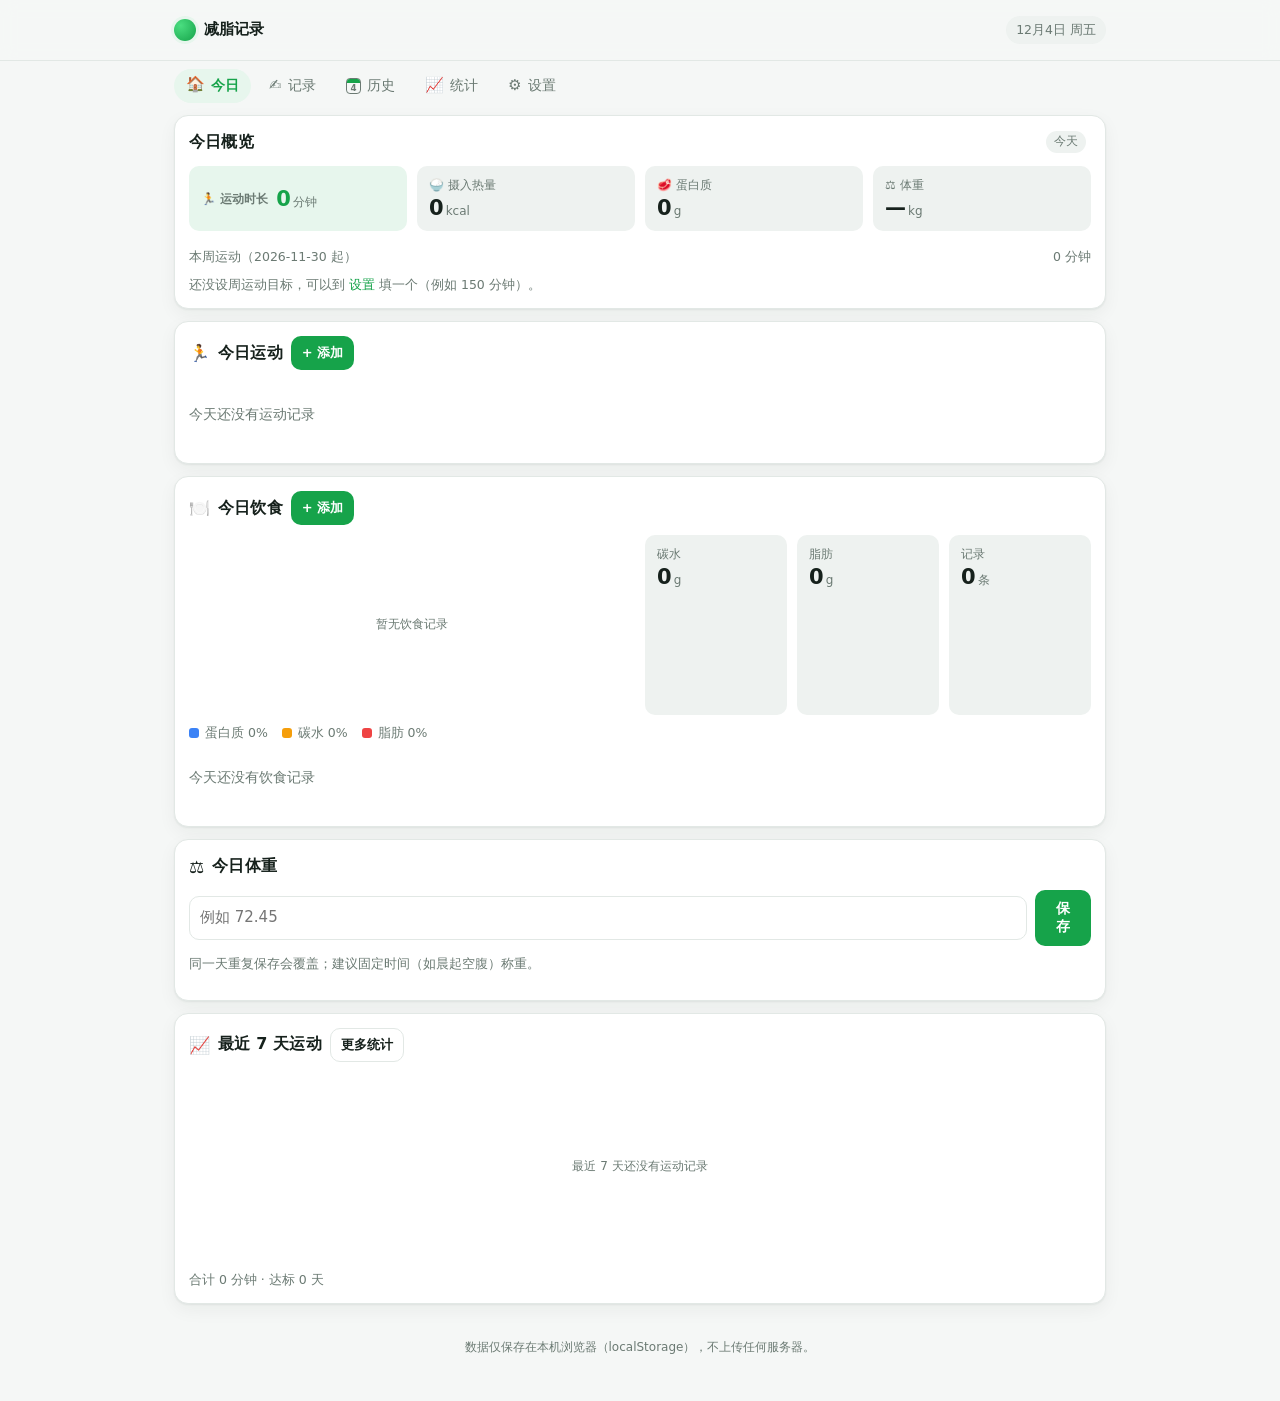
<file: index.html>
<!DOCTYPE html>
<html lang="zh-CN" data-theme="">
<head>
<meta charset="utf-8">
<meta name="viewport" content="width=device-width, initial-scale=1, viewport-fit=cover">
<title>今日 · 减脂记录</title>
<meta name="description" content="个人减脂记录：每日运动时长与饮食，数据只存在本机浏览器。">
<meta name="theme-color" content="#16a34a">
<link rel="icon" href="favicon.svg" type="image/svg+xml">
<link rel="manifest" href="manifest.webmanifest">
<link rel="stylesheet" href="assets/style.css">
</head>
<body>

<header class="topbar">
  <div class="wrap">
    <div class="brand"><span class="dot"></span><span>减脂记录</span></div>
    <span class="date-chip" id="todayChip">—</span>
  </div>
</header>
<nav id="nav" class="nav" aria-label="主导航"></nav>

<main class="wrap" id="main">

  <section class="card">
    <div class="row-between">
      <h2>今日概览</h2>
      <span class="tag" id="dayTag"></span>
    </div>
    <div class="grid grid-4 mt12">
      <div class="stat brand">
        <div class="k">🏃 运动时长</div>
        <div class="v" id="statMinutes">0<small>分钟</small></div>
      </div>
      <div class="stat">
        <div class="k">🍚 摄入热量</div>
        <div class="v" id="statKcal">0<small>kcal</small></div>
      </div>
      <div class="stat">
        <div class="k">🥩 蛋白质</div>
        <div class="v" id="statProtein">0<small>g</small></div>
      </div>
      <div class="stat">
        <div class="k">⚖️ 体重</div>
        <div class="v" id="statWeight">—<small>kg</small></div>
      </div>
    </div>

    <div class="mt16" id="weekBox"></div>
  </section>

  <section class="card">
    <div class="card-head">
      <span class="icon">🏃</span>
      <h2 class="grow">今日运动</h2>
      <a class="btn btn-sm btn-primary" href="log.html?add=exercise" id="addExercise">+ 添加</a>
    </div>
    <ul class="list" id="exList"></ul>
  </section>

  <section class="card">
    <div class="card-head">
      <span class="icon">🍽️</span>
      <h2 class="grow">今日饮食</h2>
      <a class="btn btn-sm btn-primary" href="log.html?add=meal" id="addMeal">+ 添加</a>
    </div>
    <div class="grid grid-2">
      <div class="chart-box"><canvas id="macroChart" data-height="180"></canvas></div>
      <div class="grid grid-3">
        <div class="stat"><div class="k">碳水</div><div class="v" id="statCarbs">0<small>g</small></div></div>
        <div class="stat"><div class="k">脂肪</div><div class="v" id="statFat">0<small>g</small></div></div>
        <div class="stat"><div class="k">记录</div><div class="v" id="statMeals">0<small>条</small></div></div>
      </div>
    </div>
    <div class="legend" id="macroLegend"></div>
    <ul class="list mt12" id="mealList"></ul>
  </section>

  <section class="card">
    <div class="card-head">
      <span class="icon">⚖️</span>
      <h2 class="grow">今日体重</h2>
      <span class="small muted" id="weightDelta"></span>
    </div>
    <div class="row">
      <input type="number" id="weightInput" step="0.01" min="20" max="400" placeholder="例如 72.45" inputmode="decimal">
      <button class="btn btn-primary" id="weightSave">保存</button>
    </div>
    <p class="small muted mt8">同一天重复保存会覆盖；建议固定时间（如晨起空腹）称重。</p>
  </section>

  <section class="card">
    <div class="card-head">
      <span class="icon">📈</span>
      <h2 class="grow">最近 7 天运动</h2>
      <a class="btn btn-sm btn-ghost" href="stats.html">更多统计</a>
    </div>
    <div class="chart-box"><canvas id="weekChart" data-height="190"></canvas></div>
    <div class="legend" id="weekLegend"></div>
  </section>

  <p class="foot">数据仅保存在本机浏览器（localStorage），不上传任何服务器。</p>
</main>

<script src="assets/storage.js"></script>
<script src="assets/app.js"></script>
<script src="assets/charts.js"></script>
<script>
(function () {
  var S = window.FatLossStorage, A = window.FatLossApp, P = window.Charts.PALETTE;

  A.applyTheme();
  A.renderNav('index.html');

  var today = S.today();
  document.getElementById('todayChip').textContent = A.dateLabel(today);

  function render() {
    var s = S.daySummary(today);
    var st = S.loadSettings();

    document.getElementById('dayTag').textContent = A.relativeDay(today) || today;
    document.getElementById('statMinutes').innerHTML = A.fmtNum(s.minutes) + '<small>分钟</small>';
    document.getElementById('statKcal').innerHTML = A.fmtNum(s.kcal) + '<small>kcal</small>';
    document.getElementById('statProtein').innerHTML = A.fmtNum(s.protein, 1) + '<small>g</small>';
    document.getElementById('statWeight').innerHTML =
      (s.weight === null ? '—' : A.fmtNum(s.weight, 2)) + '<small>kg</small>';
    document.getElementById('statCarbs').innerHTML = A.fmtNum(s.carbs, 1) + '<small>g</small>';
    document.getElementById('statFat').innerHTML = A.fmtNum(s.fat, 1) + '<small>g</small>';
    document.getElementById('statMeals').innerHTML = s.meals.length + '<small>条</small>';

    // 周进度
    var weekMin = S.weekMinutes(today);
    var weekGoal = st.weeklyGoalMin;
    document.getElementById('weekBox').innerHTML =
      '<div class="row-between small muted"><span>本周运动（' + S.weekStart(today) + ' 起）</span>' +
      '<span>' + A.fmtNum(weekMin) + (weekGoal ? ' / ' + A.fmtNum(weekGoal) : '') + ' 分钟</span></div>' +
      (weekGoal
        ? A.progressHtml(weekMin, weekGoal, '周目标完成度')
        : '<div class="small muted mt8">还没设周运动目标，可以到 <a href="settings.html">设置</a> 填一个（例如 150 分钟）。</div>');

    // 运动列表
    var exHost = document.getElementById('exList');
    exHost.innerHTML = s.exercises.length ? s.exercises.map(function (e) {
      return '<li><div class="li-main"><div class="li-title">' + A.escapeHtml(e.type) +
        (e.intensity ? ' · ' + A.escapeHtml(e.intensity) + '强度' : '') + '</div>' +
        '<div class="li-sub">' + A.fmtNum(e.durationMin) + ' 分钟' +
        (e.calories ? ' · 约 ' + A.fmtNum(e.calories) + ' kcal' : '') +
        (e.note ? ' · ' + A.escapeHtml(e.note) : '') + '</div></div>' +
        '<a class="btn btn-sm btn-ghost" href="log.html?date=' + today + '&edit=' + e.id + '">编辑</a></li>';
    }).join('') : '<li><div class="empty">今天还没有运动记录</div></li>';

    // 饮食列表
    var mealHost = document.getElementById('mealList');
    if (!s.meals.length) {
      mealHost.innerHTML = '<li><div class="empty">今天还没有饮食记录</div></li>';
    } else {
      var groups = {};
      s.meals.forEach(function (m) { (groups[m.meal] = groups[m.meal] || []).push(m); });
      mealHost.innerHTML = S.MEALS.filter(function (k) { return groups[k]; }).map(function (k) {
        var items = groups[k];
        var kcal = items.reduce(function (a, b) { return a + (b.kcal || 0); }, 0);
        return '<li><div class="li-main"><div class="li-title">' + k +
          ' <span class="tag">' + A.fmtNum(kcal) + ' kcal</span></div>' +
          '<div class="li-sub wrap-text">' + items.map(function (m) {
            return A.escapeHtml(m.name) + (m.amount ? ' ' + A.fmtNum(m.amount) + (m.unit || '') : '');
          }).join('、') + '</div></div>' +
          '<a class="btn btn-sm btn-ghost" href="log.html?date=' + today + '">查看</a></li>';
      }).join('');
    }

    // 营养占比环形
    var macro = [
      { label: '蛋白质', value: Math.round(s.protein * 4), color: P.protein },
      { label: '碳水', value: Math.round(s.carbs * 4), color: P.carbs },
      { label: '脂肪', value: Math.round(s.fat * 9), color: P.fat }
    ];
    var totalKcal = macro.reduce(function (a, b) { return a + b.value; }, 0);
    window.Charts.donut(document.getElementById('macroChart'), {
      items: macro,
      centerValue: A.fmtNum(totalKcal),
      centerTitle: '三大营养素 kcal',
      emptyText: '暂无饮食记录',
      height: 180
    });
    document.getElementById('macroLegend').innerHTML = macro.map(function (m) {
      var p = totalKcal ? Math.round((m.value / totalKcal) * 100) : 0;
      return '<span class="item"><span class="swatch" style="background:' + m.color + '"></span>' +
        m.label + ' ' + p + '%</span>';
    }).join('');

    // 最近 7 天
    var dates = S.dateRange(today, 7);
    var mins = dates.map(function (d) { return S.daySummary(d).minutes; });
    var perDayGoal = Math.round((st.weeklyGoalMin || 0) / 7);
    window.Charts.bars(document.getElementById('weekChart'), {
      labels: dates.map(A.shortDate),
      data: mins,
      color: P.brand,
      name: '运动',
      unit: '分钟',
      goal: perDayGoal || null,
      goalLabel: perDayGoal ? '日均目标 ' + perDayGoal + ' 分钟' : '',
      emptyText: '最近 7 天还没有运动记录',
      height: 190
    });
    document.getElementById('weekLegend').innerHTML =
      '<span class="item">合计 ' + A.fmtNum(mins.reduce(function (a, b) { return a + b; }, 0)) +
      ' 分钟 · 达标 ' + mins.filter(function (m) { return perDayGoal && m >= perDayGoal; }).length + ' 天</span>';

    // 体重
    var wInput = document.getElementById('weightInput');
    if (document.activeElement !== wInput) wInput.value = s.weight === null ? '' : s.weight;
    var all = S.loadRecords().weights.slice().sort(function (a, b) { return a.date < b.date ? 1 : -1; });
    var prev = all.filter(function (w) { return w.date < today; })[0];
    document.getElementById('weightDelta').textContent = (s.weight !== null && prev)
      ? '较 ' + prev.date + ' ' + (s.weight - prev.weight >= 0 ? '+' : '') + A.fmtNum(s.weight - prev.weight, 2) + ' kg'
      : '';
  }

  document.getElementById('weightSave').addEventListener('click', function () {
    var v = parseFloat(document.getElementById('weightInput').value);
    if (!isFinite(v) || v <= 0 || v > 400) { A.toast('请输入 20–400 之间的体重', 'error'); return; }
    S.upsertWeight(today, v);
    A.flash('体重已保存');
  });

  window.addEventListener('fatloss:change', render);
  document.addEventListener('visibilitychange', function () { if (!document.hidden) render(); });
  render();
})();
</script>
</body>
</html>
</file>
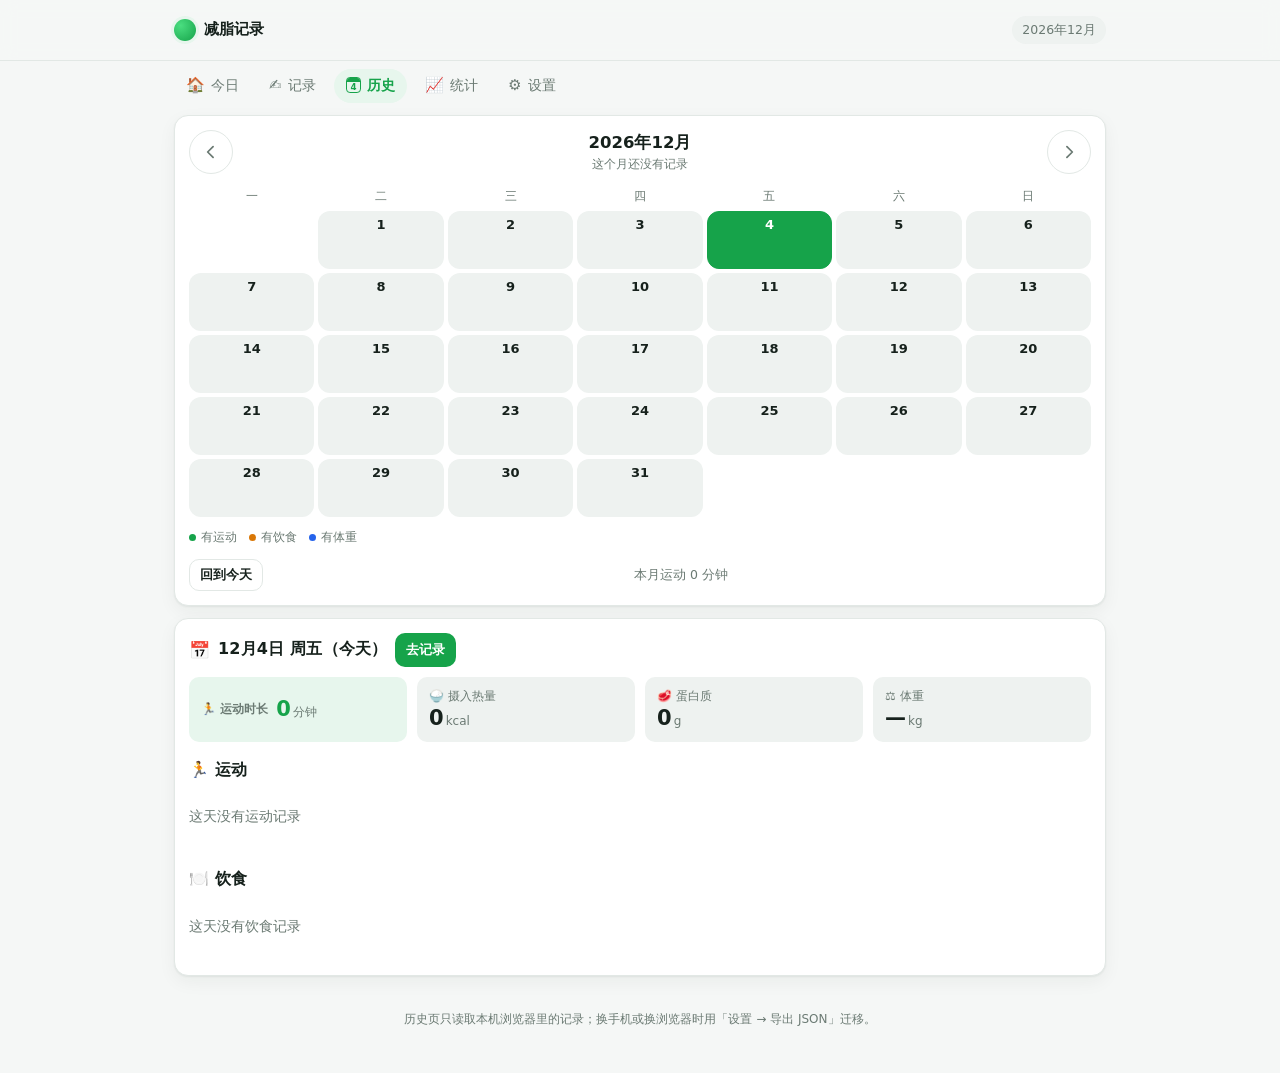
<file: history.html>
<!DOCTYPE html>
<html lang="zh-CN">
<head>
<meta charset="utf-8">
<meta name="viewport" content="width=device-width, initial-scale=1, viewport-fit=cover">
<title>历史 · 减脂记录</title>
<meta name="theme-color" content="#16a34a">
<link rel="icon" href="favicon.svg" type="image/svg+xml">
<link rel="manifest" href="manifest.webmanifest">
<link rel="stylesheet" href="assets/style.css">
</head>
<body>

<header class="topbar">
  <div class="wrap">
    <div class="brand"><span class="dot"></span><span>减脂记录</span></div>
    <span class="date-chip" id="monthChip">—</span>
  </div>
</header>
<nav id="nav" class="nav" aria-label="主导航"></nav>

<main class="wrap" id="main">

  <!-- ========== 月历 ========== -->
  <section class="card">
    <div class="calbar">
      <button class="iconbtn" id="prevMonth" type="button" title="上个月" aria-label="上个月">
        <svg viewBox="0 0 24 24" width="20" height="20" aria-hidden="true"><path d="M14.5 5.5 8 12l6.5 6.5" fill="none" stroke="currentColor" stroke-width="2.1" stroke-linecap="round" stroke-linejoin="round"/></svg>
      </button>
      <div class="calbar-title">
        <span id="monthLabel">—</span>
        <small id="monthSub"></small>
      </div>
      <button class="iconbtn" id="nextMonth" type="button" title="下个月" aria-label="下个月">
        <svg viewBox="0 0 24 24" width="20" height="20" aria-hidden="true"><path d="M9.5 5.5 16 12l-6.5 6.5" fill="none" stroke="currentColor" stroke-width="2.1" stroke-linecap="round" stroke-linejoin="round"/></svg>
      </button>
    </div>

    <div class="cal-week" aria-hidden="true">
      <span>一</span><span>二</span><span>三</span><span>四</span><span>五</span><span>六</span><span>日</span>
    </div>
    <div class="cal-grid" id="calGrid" aria-label="月历"></div>

    <div class="cal-legend">
      <span><i></i>有运动</span>
      <span><i class="diet"></i>有饮食</span>
      <span><i class="weight"></i>有体重</span>
    </div>

    <div class="row mt12">
      <button class="btn btn-sm btn-ghost" id="todayBtn" type="button">回到今天</button>
      <span class="small muted grow center" id="monthSummary"></span>
    </div>
  </section>

  <!-- ========== 选中那天的记录 ========== -->
  <section class="card">
    <div class="card-head">
      <span class="icon">📅</span>
      <h2 class="grow" id="dayTitle">—</h2>
      <a class="btn btn-sm btn-primary" id="editDay" href="log.html">去记录</a>
    </div>

    <div class="grid grid-4">
      <div class="stat brand">
        <div class="k">🏃 运动时长</div>
        <div class="v" id="dMinutes">0<small>分钟</small></div>
      </div>
      <div class="stat">
        <div class="k">🍚 摄入热量</div>
        <div class="v" id="dKcal">0<small>kcal</small></div>
      </div>
      <div class="stat">
        <div class="k">🥩 蛋白质</div>
        <div class="v" id="dProtein">0<small>g</small></div>
      </div>
      <div class="stat">
        <div class="k">⚖️ 体重</div>
        <div class="v" id="dWeight">—<small>kg</small></div>
      </div>
    </div>

    <div class="row-between mt16">
      <h2>🏃 运动</h2>
      <span class="small muted" id="dExMeta"></span>
    </div>
    <ul class="list" id="exList"></ul>

    <div class="row-between mt16">
      <h2>🍽️ 饮食</h2>
      <span class="small muted" id="dMealMeta"></span>
    </div>
    <ul class="list" id="mealList"></ul>
  </section>

  <p class="foot">历史页只读取本机浏览器里的记录；换手机或换浏览器时用「设置 → 导出 JSON」迁移。</p>
</main>

<script src="assets/storage.js"></script>
<script src="assets/app.js"></script>
<script>
(function () {
  var S = window.FatLossStorage, A = window.FatLossApp;
  A.applyTheme();
  A.renderNav('history.html');

  var TODAY = S.today();
  var state = { ym: TODAY.slice(0, 7), date: TODAY };
  var DAYS = {};

  function pad(n) { return (n < 10 ? '0' : '') + n; }
  function monthLabel(ym) { var p = ym.split('-'); return Number(p[0]) + '年' + Number(p[1]) + '月'; }
  function ymd(ym, day) { return ym + '-' + pad(day); }
  function daysInMonth(ym) { var p = ym.split('-'); return new Date(Number(p[0]), Number(p[1]), 0).getDate(); }
  // 周一作为一周的第一天：Date.getDay() 里 0 是周日 → 顺移成 6
  function firstOffset(ym) { var p = ym.split('-'); return (new Date(Number(p[0]), Number(p[1]) - 1, 1).getDay() + 6) % 7; }
  function shiftMonth(ym, delta) {
    var p = ym.split('-');
    var d = new Date(Number(p[0]), Number(p[1]) - 1 + delta, 1);
    return d.getFullYear() + '-' + pad(d.getMonth() + 1);
  }

  /* ---------- 按日期汇总全部记录 ---------- */
  function aggregate() {
    var rec = S.loadRecords(), map = {};
    function slot(d) { return map[d] || (map[d] = { minutes: 0, types: [], kcal: 0, meals: 0, weight: null }); }
    (rec.exercises || []).forEach(function (e) {
      var s = slot(e.date);
      s.minutes += e.durationMin || 0;
      if (e.type && s.types.indexOf(e.type) < 0) s.types.push(e.type);
    });
    (rec.meals || []).forEach(function (m) {
      var s = slot(m.date);
      s.meals += 1;
      s.kcal += m.kcal || 0;
    });
    (rec.weights || []).forEach(function (w) { slot(w.date).weight = w.weight; });
    return map;
  }

  /* ---------- 月历 ---------- */
  function renderCalendar() {
    var total = daysInMonth(state.ym);
    var offset = firstOffset(state.ym);
    var html = '', i;
    for (i = 0; i < offset; i++) html += '<div class="cal-cell pad" aria-hidden="true"></div>';
    for (var day = 1; day <= total; day++) {
      var d = ymd(state.ym, day);
      var s = DAYS[d];
      var cls = 'cal-cell';
      if (d === TODAY) cls += ' today';
      if (d === state.date) cls += ' sel';
      var inner = '<span class="d">' + day + '</span>';
      if (s) {
        if (s.minutes > 0) inner += '<span class="m">' + s.minutes + '分</span>';
        if (s.types.length) inner += '<span class="t">' + A.escapeHtml(s.types.slice(0, 2).join('·')) + '</span>';
        var dots = '';
        if (s.minutes > 0) dots += '<i></i>';
        if (s.meals > 0) dots += '<i class="diet"></i>';
        if (s.weight !== null) dots += '<i class="weight"></i>';
        if (dots) inner += '<span class="dots">' + dots + '</span>';
      }
      html += '<button type="button" class="' + cls + '" data-date="' + d + '">' + inner + '</button>';
    }
    document.getElementById('calGrid').innerHTML = html;

    // 本月小结
    var minutes = 0, active = 0, kcal = 0, mealDays = 0, ws = [];
    for (var day2 = 1; day2 <= total; day2++) {
      var s2 = DAYS[ymd(state.ym, day2)];
      if (!s2) continue;
      active += 1;
      minutes += s2.minutes;
      if (s2.meals > 0) { mealDays += 1; kcal += s2.kcal; }
      if (s2.weight !== null) ws.push({ d: ymd(state.ym, day2), v: s2.weight });
    }
    ws.sort(function (a, b) { return a.d < b.d ? -1 : 1; });

    document.getElementById('monthLabel').textContent = monthLabel(state.ym);
    document.getElementById('monthSub').textContent = active ? '有记录 ' + active + ' 天' : '这个月还没有记录';
    document.getElementById('monthChip').textContent = monthLabel(state.ym);
    var parts = ['本月运动 ' + A.fmtNum(minutes) + ' 分钟'];
    if (mealDays) parts.push('日均摄入 ' + A.fmtNum(kcal / mealDays) + ' kcal');
    if (ws.length > 1) {
      parts.push('体重 ' + A.fmtNum(ws[0].v, 2) + '→' + A.fmtNum(ws[ws.length - 1].v, 2) + ' kg');
    } else if (ws.length === 1) {
      parts.push('体重 ' + A.fmtNum(ws[0].v, 2) + ' kg');
    }
    document.getElementById('monthSummary').textContent = parts.join(' · ');
  }

  /* ---------- 选中那天的明细 ---------- */
  function renderDetail() {
    var d = state.date;
    var s = S.daySummary(d);
    var rel = A.relativeDay(d);
    document.getElementById('dayTitle').textContent = A.dateLabel(d) + (rel ? '（' + rel + '）' : '');
    document.getElementById('editDay').href = 'log.html?date=' + encodeURIComponent(d);
    document.getElementById('dMinutes').innerHTML = A.fmtNum(s.minutes) + '<small>分钟</small>';
    document.getElementById('dKcal').innerHTML = A.fmtNum(s.kcal) + '<small>kcal</small>';
    document.getElementById('dProtein').innerHTML = A.fmtNum(s.protein, 1) + '<small>g</small>';
    document.getElementById('dWeight').innerHTML = (s.weight === null ? '—' : A.fmtNum(s.weight, 2)) + '<small>kg</small>';

    document.getElementById('dExMeta').textContent = s.exercises.length ? s.exercises.length + ' 条记录' : '';
    document.getElementById('exList').innerHTML = s.exercises.length ? s.exercises.map(function (e) {
      return '<li><div class="li-main"><div class="li-title">' + A.escapeHtml(e.type) +
        '<span class="tag brand">' + A.fmtNum(e.durationMin) + ' 分钟</span>' +
        (e.intensity ? '<span class="tag">' + A.escapeHtml(e.intensity) + '</span>' : '') +
        (e.calories ? '<span class="tag">' + A.fmtNum(e.calories) + ' kcal</span>' : '') +
        '</div>' + (e.note ? '<div class="li-sub">' + A.escapeHtml(e.note) + '</div>' : '') + '</div></li>';
    }).join('') : '<li><div class="empty">这天没有运动记录</div></li>';

    var total = s.kcal;
    document.getElementById('dMealMeta').textContent = s.meals.length ? '合计 ' + A.fmtNum(total) + ' kcal' : '';
    document.getElementById('mealList').innerHTML = s.meals.length ? s.meals.map(function (m) {
      return '<li><div class="li-main"><div class="li-title">' + A.escapeHtml(m.name) +
        '<span class="tag">' + A.escapeHtml(m.meal) + '</span></div>' +
        '<div class="li-sub">' + A.fmtNum(m.amount) + ' ' + A.escapeHtml(m.unit) + ' · ' +
        A.fmtNum(m.kcal) + ' kcal · 蛋白 ' + A.fmtNum(m.protein, 1) + 'g / 碳水 ' +
        A.fmtNum(m.carbs, 1) + 'g / 脂肪 ' + A.fmtNum(m.fat, 1) + 'g</div></div></li>';
    }).join('') : '<li><div class="empty">这天没有饮食记录</div></li>';
  }

  function render() {
    DAYS = aggregate();
    renderCalendar();
    renderDetail();
  }

  /* ---------- 交互 ---------- */
  document.getElementById('prevMonth').addEventListener('click', function () {
    state.ym = shiftMonth(state.ym, -1);
    renderCalendar();
  });
  document.getElementById('nextMonth').addEventListener('click', function () {
    state.ym = shiftMonth(state.ym, 1);
    renderCalendar();
  });
  document.getElementById('todayBtn').addEventListener('click', function () {
    state.ym = TODAY.slice(0, 7);
    state.date = TODAY;
    render();
  });
  document.getElementById('calGrid').addEventListener('click', function (e) {
    var el = e.target;
    while (el && el !== this && !el.getAttribute('data-date')) el = el.parentNode;
    if (!el || el === this) return;
    var d = el.getAttribute('data-date');
    if (!d) return;
    state.date = d;
    var ym = d.slice(0, 7);
    if (ym !== state.ym) { state.ym = ym; render(); return; }
    renderCalendar();
    renderDetail();
  });
  window.addEventListener('fatloss:change', render);

  render();
})();
</script>
</body>
</html>
</file>
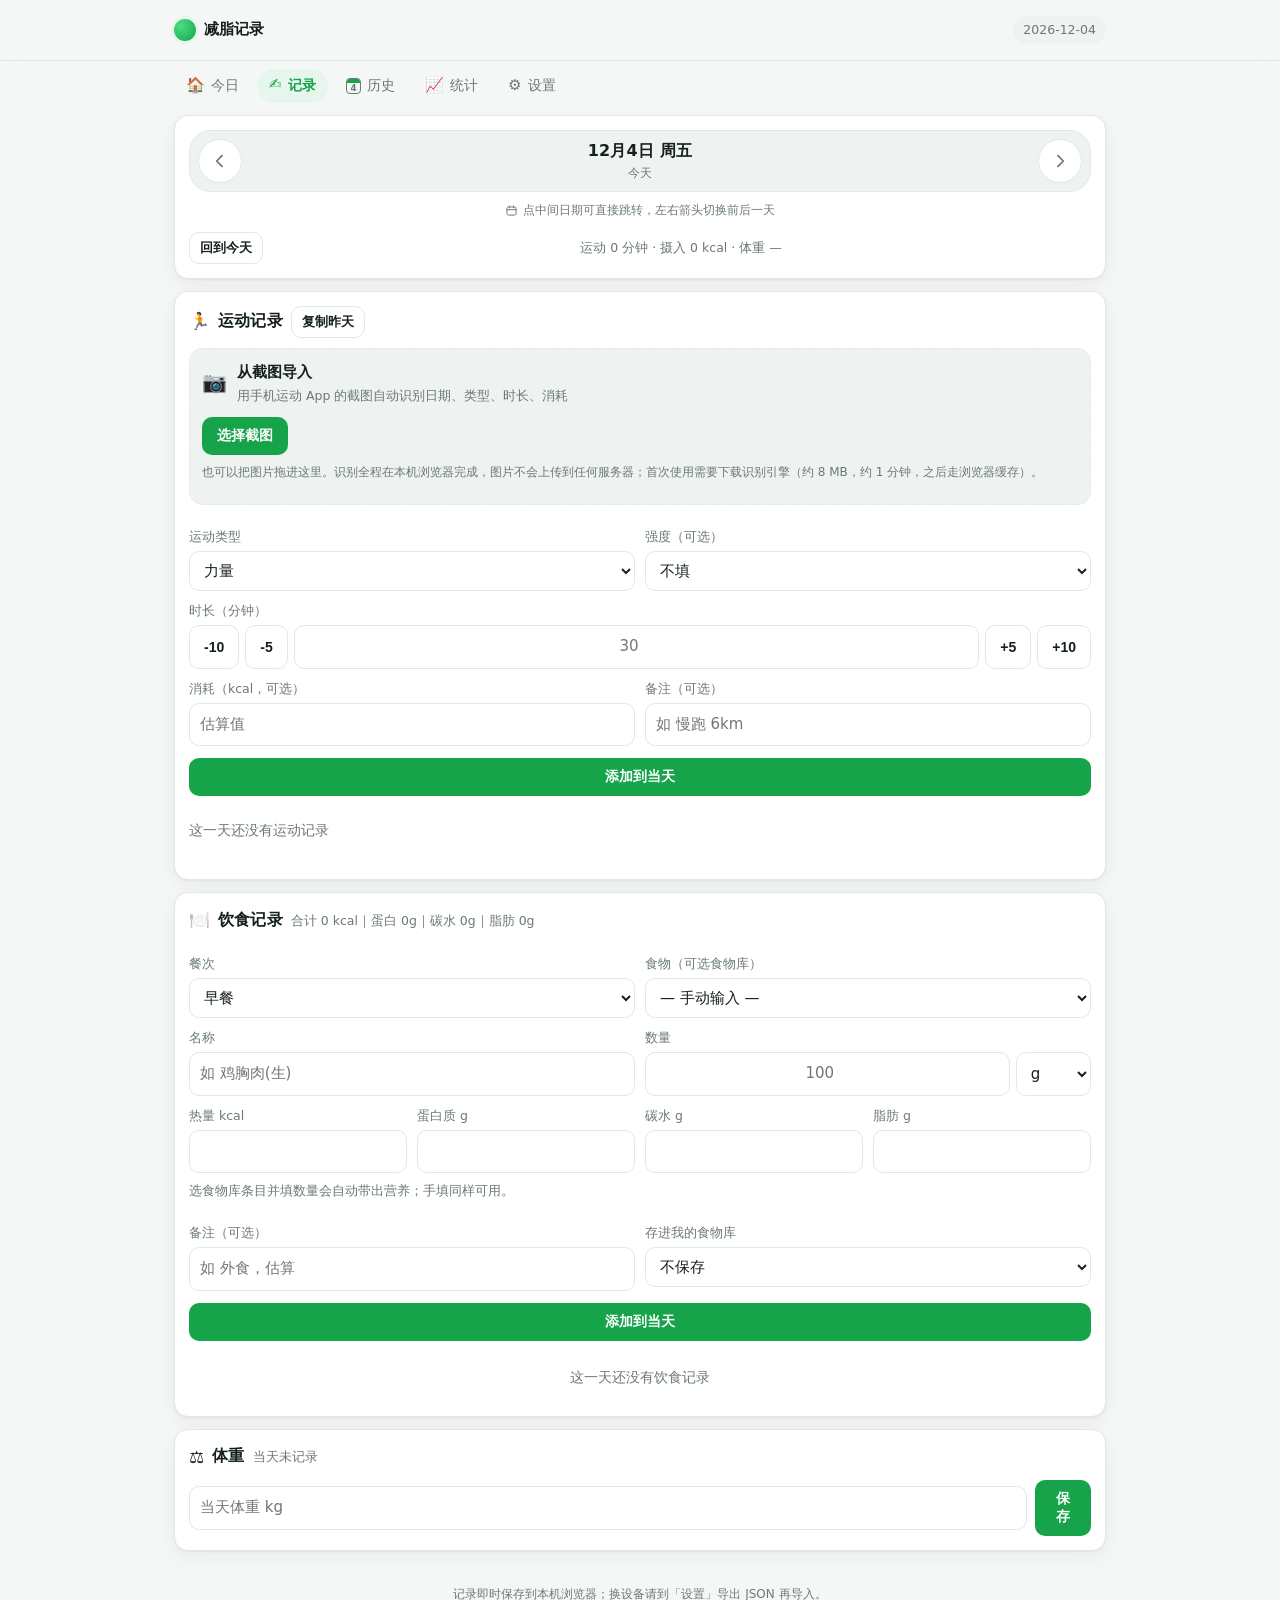
<file: log.html>
<!DOCTYPE html>
<html lang="zh-CN">
<head>
<meta charset="utf-8">
<meta name="viewport" content="width=device-width, initial-scale=1, viewport-fit=cover">
<title>记录 · 减脂记录</title>
<meta name="theme-color" content="#16a34a">
<link rel="icon" href="favicon.svg" type="image/svg+xml">
<link rel="manifest" href="manifest.webmanifest">
<link rel="stylesheet" href="assets/style.css">
</head>
<body>

<header class="topbar">
  <div class="wrap">
    <div class="brand"><span class="dot"></span><span>减脂记录</span></div>
    <span class="date-chip" id="sumChip">—</span>
  </div>
</header>
<nav id="nav" class="nav" aria-label="主导航"></nav>

<main class="wrap" id="main">

  <section class="card">
    <div class="daynav">
      <button class="iconbtn" id="prevDay" type="button" title="前一天" aria-label="前一天">
        <svg viewBox="0 0 24 24" width="20" height="20" aria-hidden="true"><path d="M14.5 5.5 8 12l6.5 6.5" fill="none" stroke="currentColor" stroke-width="2.1" stroke-linecap="round" stroke-linejoin="round"/></svg>
      </button>
      <div class="daynav-center">
        <div class="daynav-title" id="dayTitle">—</div>
        <div class="daynav-sub" id="daySub">—</div>
        <input type="date" id="dateInput" class="daynav-input" aria-label="选择日期">
      </div>
      <button class="iconbtn" id="nextDay" type="button" title="后一天" aria-label="后一天">
        <svg viewBox="0 0 24 24" width="20" height="20" aria-hidden="true"><path d="M9.5 5.5 16 12l-6.5 6.5" fill="none" stroke="currentColor" stroke-width="2.1" stroke-linecap="round" stroke-linejoin="round"/></svg>
      </button>
    </div>
    <div class="daynav-hint">
      <svg viewBox="0 0 24 24" width="13" height="13" aria-hidden="true"><rect x="3.5" y="5.5" width="17" height="15" rx="3.2" fill="none" stroke="currentColor" stroke-width="1.8"/><path d="M3.5 10.5h17M8 3.6v3.4M16 3.6v3.4" fill="none" stroke="currentColor" stroke-width="1.8" stroke-linecap="round"/></svg>
      <span>点中间日期可直接跳转，左右箭头切换前后一天</span>
    </div>
    <div class="row mt12">
      <button class="btn btn-sm btn-ghost" id="todayBtn">回到今天</button>
      <span class="small muted grow center" id="daySummary"></span>
    </div>
  </section>

  <!-- ========== 运动 ========== -->
  <section class="card">
    <div class="card-head">
      <span class="icon">🏃</span>
      <h2 class="grow">运动记录</h2>
      <button class="btn btn-sm btn-ghost" id="copyYesterday">复制昨天</button>
    </div>

    <!-- 从运动 App 截图导入 -->
    <div class="import" id="importer">
      <div class="import-head">
        <span class="icon">📷</span>
        <div class="grow">
          <div class="import-title">从截图导入</div>
          <div class="small muted">用手机运动 App 的截图自动识别日期、类型、时长、消耗</div>
        </div>
      </div>
      <input type="file" id="shotInput" accept="image/*" class="hidden">
      <button class="btn btn-primary mt12" id="shotPick" type="button">选择截图</button>
      <div class="import-hint" id="shotHint">也可以把图片拖进这里。识别全程在本机浏览器完成，图片不会上传到任何服务器；首次使用需要下载识别引擎（约 8 MB，约 1 分钟，之后走浏览器缓存）。</div>
      <div class="import-progress hidden" id="shotProgress">
        <div class="small muted" id="shotStatus">正在准备…</div>
        <div class="bar mt8"><i id="shotBar"></i></div>
      </div>
      <div class="import-rows" id="shotRows"></div>
      <details class="import-raw hidden" id="shotRawWrap">
        <summary>看看识别出的原文</summary>
        <pre id="shotRaw"></pre>
      </details>
    </div>

    <form id="exForm" autocomplete="off">
      <input type="hidden" id="exId">
      <div class="field-row">
        <label class="field"><span class="label">运动类型</span>
          <select id="exType"></select>
        </label>
        <label class="field"><span class="label">强度（可选）</span>
          <select id="exIntensity"></select>
        </label>
      </div>
      <label class="field"><span class="label">时长（分钟）</span>
        <div class="stepper">
          <button class="btn btn-ghost" type="button" data-step="-10">-10</button>
          <button class="btn btn-ghost" type="button" data-step="-5">-5</button>
          <input type="number" id="exDuration" min="1" max="1440" step="1" inputmode="numeric" placeholder="30">
          <button class="btn btn-ghost" type="button" data-step="5">+5</button>
          <button class="btn btn-ghost" type="button" data-step="10">+10</button>
        </div>
      </label>
      <div class="field-row">
        <label class="field"><span class="label">消耗（kcal，可选）</span>
          <input type="number" id="exCalories" min="0" step="1" inputmode="numeric" placeholder="估算值">
        </label>
        <label class="field"><span class="label">备注（可选）</span>
          <input type="text" id="exNote" maxlength="40" placeholder="如 慢跑 6km">
        </label>
      </div>
      <div class="row mt12">
        <button class="btn btn-primary grow" type="submit" id="exSubmit">添加到当天</button>
        <button class="btn btn-ghost hidden" type="button" id="exCancel">取消编辑</button>
      </div>
    </form>

    <ul class="list mt12" id="exList"></ul>
  </section>

  <!-- ========== 饮食 ========== -->
  <section class="card">
    <div class="card-head">
      <span class="icon">🍽️</span>
      <h2 class="grow">饮食记录</h2>
      <span class="small muted" id="mealSum"></span>
    </div>

    <form id="mealForm" autocomplete="off">
      <input type="hidden" id="mealId">
      <div class="field-row">
        <label class="field"><span class="label">餐次</span>
          <select id="mealSlot"></select>
        </label>
        <label class="field"><span class="label">食物（可选食物库）</span>
          <select id="foodSelect"></select>
        </label>
      </div>
      <div class="field-row">
        <label class="field"><span class="label">名称</span>
          <input type="text" id="foodName" maxlength="60" placeholder="如 鸡胸肉(生)">
        </label>
        <label class="field"><span class="label">数量</span>
          <div class="stepper">
            <input type="number" id="foodAmount" min="0" step="1" inputmode="decimal" placeholder="100">
            <select id="foodUnit" style="width:88px">
              <option value="g">g</option>
              <option value="ml">ml</option>
              <option value="个">个</option>
              <option value="份">份</option>
            </select>
          </div>
        </label>
      </div>
      <div class="grid grid-4">
        <label class="field"><span class="label">热量 kcal</span>
          <input type="number" id="foodKcal" min="0" step="1" inputmode="numeric"></label>
        <label class="field"><span class="label">蛋白质 g</span>
          <input type="number" id="foodProtein" min="0" step="0.1" inputmode="decimal"></label>
        <label class="field"><span class="label">碳水 g</span>
          <input type="number" id="foodCarbs" min="0" step="0.1" inputmode="decimal"></label>
        <label class="field"><span class="label">脂肪 g</span>
          <input type="number" id="foodFat" min="0" step="0.1" inputmode="decimal"></label>
      </div>
      <p class="small muted mt8" id="calcHint">选食物库条目并填数量会自动带出营养；手填同样可用。</p>
      <div class="field-row">
        <label class="field"><span class="label">备注（可选）</span>
          <input type="text" id="mealNote" maxlength="40" placeholder="如 外食，估算">
        </label>
        <label class="field"><span class="label">存进我的食物库</span>
          <select id="saveFood">
            <option value="0">不保存</option>
            <option value="1">保存为自定义食物</option>
          </select>
        </label>
      </div>
      <div class="row mt12">
        <button class="btn btn-primary grow" type="submit" id="mealSubmit">添加到当天</button>
        <button class="btn btn-ghost hidden" type="button" id="mealCancel">取消编辑</button>
      </div>
    </form>

    <div id="mealGroups" class="mt12"></div>
  </section>

  <!-- ========== 体重 ========== -->
  <section class="card">
    <div class="card-head">
      <span class="icon">⚖️</span>
      <h2 class="grow">体重</h2>
      <span class="small muted" id="weightHint"></span>
    </div>
    <div class="row">
      <input type="number" id="weightInput" step="0.01" min="20" max="400" inputmode="decimal" placeholder="当天体重 kg">
      <button class="btn btn-primary" id="weightSave">保存</button>
      <button class="btn btn-ghost hidden" id="weightDelete">删除当天</button>
    </div>
  </section>

  <p class="foot">记录即时保存到本机浏览器；换设备请到「设置」导出 JSON 再导入。</p>
</main>

<script src="assets/storage.js"></script>
<script src="assets/app.js"></script>
<script src="assets/ocr-import.js"></script>
<script>
(function () {
  var S = window.FatLossStorage, A = window.FatLossApp;
  A.applyTheme();
  A.renderNav('log.html');

  var params = new URLSearchParams(location.search);
  var state = {
    date: /^\d{4}-\d{2}-\d{2}$/.test(params.get('date') || '') ? params.get('date') : S.today(),
    editEx: null,
    editMeal: null,
    foods: []
  };

  /* ---------- 静态下拉 ---------- */
  function fill(sel, list, extra) {
    sel.innerHTML = (extra || []).concat(list.map(function (x) {
      return '<option value="' + A.escapeHtml(x) + '">' + A.escapeHtml(x) + '</option>';
    })).join('');
  }
  fill(document.getElementById('exType'), S.EX_TYPES);
  fill(document.getElementById('exIntensity'), S.INTENSITIES, ['<option value="">不填</option>']);
  fill(document.getElementById('mealSlot'), S.MEALS);

  /* ---------- 食物库 ---------- */
  function renderFoodOptions() {
    var sel = document.getElementById('foodSelect');
    var opts = ['<option value="">— 手动输入 —</option>'];
    state.foods.forEach(function (f, i) {
      opts.push('<option value="' + i + '">' + A.escapeHtml(f.name) +
        (f.custom ? '（我的）' : '') + '</option>');
    });
    sel.innerHTML = opts.join('');
  }

  A.loadFoods().then(function (list) {
    state.foods = list;
    renderFoodOptions();
    if (params.get('add') === 'meal') document.getElementById('foodName').focus();
  });

  function currentFood() {
    var v = document.getElementById('foodSelect').value;
    return v === '' ? null : state.foods[Number(v)] || null;
  }

  function recalc() {
    var f = currentFood();
    var amount = document.getElementById('foodAmount').value;
    var unit = document.getElementById('foodUnit').value;
    if (!f) { document.getElementById('calcHint').textContent = '手填模式：请直接填写营养，或从上方选择一个食物。'; return; }
    if (unit !== f.unit) {
      document.getElementById('calcHint').textContent = '提示：该食物库条目按「' + f.unit +
        '」计价，已切换单位后营养不再自动换算，请校对数值。';
      return;
    }
    var n = A.calcNutrients(f, amount);
    document.getElementById('foodKcal').value = n.kcal || '';
    document.getElementById('foodProtein').value = n.protein || '';
    document.getElementById('foodCarbs').value = n.carbs || '';
    document.getElementById('foodFat').value = n.fat || '';
    document.getElementById('calcHint').textContent = '按食物库自动计算：' + f.name +
      '（每' + (f.unit === 'g' ? '100g' : '1' + f.unit) + ' ' + f.kcal + ' kcal）';
  }

  document.getElementById('foodSelect').addEventListener('change', function () {
    var f = currentFood();
    if (f) {
      document.getElementById('foodName').value = f.name;
      document.getElementById('foodUnit').value = f.unit;
      if (!document.getElementById('foodAmount').value) document.getElementById('foodAmount').value = f.unit === 'g' ? 100 : 1;
    }
    recalc();
  });
  document.getElementById('foodAmount').addEventListener('input', recalc);
  document.getElementById('foodUnit').addEventListener('change', recalc);

  document.querySelectorAll('#exForm [data-step]').forEach(function (b) {
    b.addEventListener('click', function () {
      var el = document.getElementById('exDuration');
      var v = (parseInt(el.value, 10) || 0) + Number(b.getAttribute('data-step'));
      el.value = Math.max(1, Math.min(1440, v));
    });
  });

  /* ---------- 日期切换 ---------- */
  function syncDateUI() {
    var d = state.date;
    document.getElementById('dateInput').value = d;
    document.getElementById('dayTitle').textContent = A.dateLabel(d);
    document.getElementById('daySub').textContent = A.relativeDay(d) || (d.slice(0, 4) + '年');
  }
  function setDate(d) {
    state.date = d;
    syncDateUI();
    render();
  }
  document.getElementById('prevDay').addEventListener('click', function () { setDate(S.addDays(state.date, -1)); });
  document.getElementById('nextDay').addEventListener('click', function () { setDate(S.addDays(state.date, 1)); });
  document.getElementById('todayBtn').addEventListener('click', function () { setDate(S.today()); });
  document.getElementById('dateInput').addEventListener('change', function (e) {
    if (/^\d{4}-\d{2}-\d{2}$/.test(e.target.value)) setDate(e.target.value);
  });

  /* ---------- 运动表单 ---------- */
  function resetExForm() {
    state.editEx = null;
    document.getElementById('exId').value = '';
    document.getElementById('exDuration').value = '';
    document.getElementById('exCalories').value = '';
    document.getElementById('exNote').value = '';
    document.getElementById('exIntensity').value = '';
    document.getElementById('exSubmit').textContent = '添加到当天';
    document.getElementById('exCancel').classList.add('hidden');
  }

  document.getElementById('exForm').addEventListener('submit', function (e) {
    e.preventDefault();
    var data = {
      date: state.date,
      type: document.getElementById('exType').value,
      durationMin: parseInt(document.getElementById('exDuration').value, 10),
      intensity: document.getElementById('exIntensity').value,
      calories: document.getElementById('exCalories').value === '' ? null : Number(document.getElementById('exCalories').value),
      note: document.getElementById('exNote').value.trim()
    };
    if (!isFinite(data.durationMin) || data.durationMin <= 0) { A.toast('请填写运动时长（分钟）', 'error'); return; }
    if (state.editEx) { S.updateExercise(state.editEx, data); A.flash('已更新运动记录'); }
    else { S.addExercise(data); A.flash('已添加 ' + data.durationMin + ' 分钟运动'); }
    resetExForm();
  });

  document.getElementById('exCancel').addEventListener('click', resetExForm);

  document.getElementById('copyYesterday').addEventListener('click', function () {
    var prev = S.addDays(state.date, -1);
    var items = S.byDate(prev).exercises;
    if (!items.length) { A.toast('昨天没有运动记录', 'error'); return; }
    items.forEach(function (e) {
      S.addExercise({ date: state.date, type: e.type, durationMin: e.durationMin, intensity: e.intensity, calories: e.calories, note: e.note });
    });
    A.flash('已复制昨天 ' + items.length + ' 条运动');
  });

  /* ---------- 从截图导入 ---------- */
  var shot = { items: [] };
  var shotInput = document.getElementById('shotInput');
  var shotRows = document.getElementById('shotRows');
  var shotProgress = document.getElementById('shotProgress');
  var shotStatus = document.getElementById('shotStatus');
  var shotBar = document.getElementById('shotBar');
  var shotHint = document.getElementById('shotHint');
  var shotRawWrap = document.getElementById('shotRawWrap');
  var shotRaw = document.getElementById('shotRaw');
  var importer = document.getElementById('importer');

  document.getElementById('shotPick').addEventListener('click', function () { shotInput.click(); });
  shotInput.addEventListener('change', function () {
    if (shotInput.files && shotInput.files[0]) handleShot(shotInput.files[0]);
  });
  importer.addEventListener('dragover', function (e) { e.preventDefault(); importer.classList.add('drag'); });
  importer.addEventListener('dragleave', function () { importer.classList.remove('drag'); });
  importer.addEventListener('drop', function (e) {
    e.preventDefault();
    importer.classList.remove('drag');
    var f = e.dataTransfer && e.dataTransfer.files && e.dataTransfer.files[0];
    if (f) handleShot(f);
  });

  function shotBusy(on, text) {
    shotProgress.classList.toggle('hidden', !on);
    if (text) shotStatus.textContent = text;
  }

  function shotTypes() {
    return Array.prototype.map.call(document.getElementById('exType').options, function (o) { return o.value; });
  }

  function renderShot() {
    var items = shot.items;
    if (!items.length) { shotRows.innerHTML = ''; return; }
    var types = shotTypes();
    shotRows.innerHTML = items.map(function (it, i) {
      var conf = it.confidence || '低';
      return '<div class="import-row" data-i="' + i + '">' +
        '<div class="rhead">' +
          '<label class="chk"><input type="checkbox" data-f="picked"' + (it.picked ? ' checked' : '') + '>第 ' + (i + 1) + ' 条</label>' +
          '<span class="tag grow">可信度 ' + conf + '</span>' +
        '</div>' +
        '<div class="rgrid">' +
          '<label>日期<input type="date" data-f="date" value="' + it.date + '"></label>' +
          '<label>类型<select data-f="type">' + types.map(function (t) {
            return '<option' + (t === it.type ? ' selected' : '') + '>' + A.escapeHtml(t) + '</option>';
          }).join('') + '</select></label>' +
          '<label>时长(分)<input type="number" min="1" max="1440" inputmode="numeric" data-f="durationMin" value="' + (it.durationMin || '') + '"></label>' +
          '<label>消耗(kcal)<input type="number" min="0" inputmode="numeric" data-f="kcal" value="' + (it.kcal == null ? '' : it.kcal) + '"></label>' +
          '<label class="rnote">备注<input type="text" maxlength="40" data-f="note" value="' + A.escapeHtml(it.note || '') + '"></label>' +
        '</div>' +
      '</div>';
    }).join('') +
    '<div class="import-actions">' +
      '<button class="btn btn-primary grow" type="button" id="shotAdd">加入勾选的 ' + items.filter(function (x) { return x.picked; }).length + ' 条</button>' +
      '<button class="btn btn-ghost" type="button" id="shotClear">清空</button>' +
    '</div>';
  }

  function collectShot() {
    Array.prototype.forEach.call(shotRows.querySelectorAll('.import-row'), function (row) {
      var it = shot.items[Number(row.getAttribute('data-i'))];
      if (!it) return;
      Array.prototype.forEach.call(row.querySelectorAll('[data-f]'), function (el) {
        var field = el.getAttribute('data-f');
        if (field === 'picked') it.picked = el.checked;
        else if (field === 'durationMin' || field === 'kcal') it[field] = el.value === '' ? null : Number(el.value);
        else it[field] = el.value;
      });
    });
  }

  shotRows.addEventListener('input', function () {
    collectShot();
    var btn = document.getElementById('shotAdd');
    if (btn) btn.textContent = '加入勾选的 ' + shot.items.filter(function (x) { return x.picked; }).length + ' 条';
  });
  shotRows.addEventListener('change', function () {
    collectShot();
    var btn = document.getElementById('shotAdd');
    if (btn) btn.textContent = '加入勾选的 ' + shot.items.filter(function (x) { return x.picked; }).length + ' 条';
  });
  shotRows.addEventListener('click', function (e) {
    if (e.target.id === 'shotClear') { shot.items = []; renderShot(); shotRawWrap.classList.add('hidden'); shotHint.textContent = '已清空。'; return; }
    if (e.target.id !== 'shotAdd') return;
    collectShot();
    var picked = shot.items.filter(function (x) { return x.picked; });
    var added = 0, skipped = 0;
    picked.forEach(function (it) {
      var mins = Number(it.durationMin);
      if (!isFinite(mins) || mins <= 0) { skipped++; return; }
      S.addExercise({
        date: /^\d{4}-\d{2}-\d{2}$/.test(it.date) ? it.date : state.date,
        type: it.type,
        intensity: it.intensity || '',
        durationMin: mins,
        calories: it.kcal == null || it.kcal === '' ? null : Number(it.kcal),
        note: it.note || ''
      });
      added++;
    });
    if (!added) { A.toast('没有可加入的记录：时长不能为空', 'error'); return; }
    A.flash('已加入 ' + added + ' 条运动' + (skipped ? '，跳过 ' + skipped + ' 条' : ''));
    shot.items = [];
    renderShot();
    shotRawWrap.classList.add('hidden');
    shotHint.textContent = '已加入。可以再选一张截图，或直接在下面手动补记。';
    shotInput.value = '';
  });

  function handleShot(file) {
    if (!/^image\//.test(file.type || '')) { A.toast('请选择图片文件', 'error'); return; }
    if (!window.OcrImport) { A.toast('识别模块没加载出来，刷新页面再试', 'error'); return; }
    shot.items = [];
    renderShot();
    shotRawWrap.classList.add('hidden');
    shotBusy(true, '正在准备识别引擎（第一次约 7 MB，之后浏览器会缓存）…');
    shotBar.style.width = '3%';
    window.OcrImport.ensureEngine(function (m) {
      shotStatus.textContent = window.OcrImport.ensureEngineText(m.status, m.progress);
      if (typeof m.progress === 'number') shotBar.style.width = Math.max(3, Math.round(m.progress * 100)) + '%';
    }).then(function () {
      shotBusy(true, '正在识别文字…');
      return window.OcrImport.recognize(file);
    }).then(function (text) {
      shotBusy(false);
      var res = window.OcrImport.parseWorkoutText(text, { defaultDate: state.date });
      shotRaw.textContent = text.slice(0, 3000);
      shotRawWrap.classList.remove('hidden');
      if (!text || !text.trim()) { shotHint.textContent = '没识别出文字。换一张更清晰的截图试试，或者直接手动填写。'; return; }
      if (!res.items.length) {
        shotHint.textContent = '这张图里没找到「时长」或「消耗」这类信息，所以没生成候选。可以在下面手动填写，或换一张运动详情页的截图。';
        return;
      }
      res.items.forEach(function (it) { it.picked = true; });
      shot.items = res.items;
      renderShot();
      shotHint.textContent = '识别出 ' + res.items.length + ' 条候选，核对后点「加入」；不想要的先把勾去掉。';
    }).catch(function (err) {
      shotBusy(false);
      shotHint.textContent = '识别失败：' + ((err && err.message) || err) + '。可以先手动填写，或刷新后重试。';
    });
  }

  /* ---------- 饮食表单 ---------- */
  function resetMealForm() {
    state.editMeal = null;
    document.getElementById('mealId').value = '';
    ['foodName', 'foodAmount', 'foodKcal', 'foodProtein', 'foodCarbs', 'foodFat', 'mealNote'].forEach(function (id) {
      document.getElementById(id).value = '';
    });
    document.getElementById('foodSelect').value = '';
    document.getElementById('saveFood').value = '0';
    document.getElementById('mealSubmit').textContent = '添加到当天';
    document.getElementById('mealCancel').classList.add('hidden');
  }

  document.getElementById('mealForm').addEventListener('submit', function (e) {
    e.preventDefault();
    var name = document.getElementById('foodName').value.trim();
    if (!name) { A.toast('请填写食物名称', 'error'); return; }
    var val = function (id) {
      var v = document.getElementById(id).value;
      return v === '' ? null : Number(v);
    };
    var data = {
      date: state.date,
      meal: document.getElementById('mealSlot').value,
      name: name,
      amount: val('foodAmount'),
      unit: document.getElementById('foodUnit').value,
      kcal: val('foodKcal'),
      protein: val('foodProtein'),
      carbs: val('foodCarbs'),
      fat: val('foodFat'),
      note: document.getElementById('mealNote').value.trim()
    };
    if (state.editMeal) { S.updateMeal(state.editMeal, data); A.flash('已更新饮食记录'); }
    else { S.addMeal(data); A.flash('已添加：' + name); }

    if (!state.editMeal && document.getElementById('saveFood').value === '1') {
      S.addCustomFood({
        name: name,
        unit: data.unit,
        kcal: data.unit === 'g' && data.amount ? Math.round((data.kcal || 0) / data.amount * 100) : (data.kcal || 0),
        protein: data.unit === 'g' && data.amount ? Math.round((data.protein || 0) / data.amount * 1000) / 10 : (data.protein || 0),
        carbs: data.unit === 'g' && data.amount ? Math.round((data.carbs || 0) / data.amount * 1000) / 10 : (data.carbs || 0),
        fat: data.unit === 'g' && data.amount ? Math.round((data.fat || 0) / data.amount * 1000) / 10 : (data.fat || 0)
      });
      A.loadFoods(true).then(function (list) { state.foods = list; renderFoodOptions(); });
      A.toast('已加入「我的食物库」', 'ok');
    }
    resetMealForm();
  });

  document.getElementById('mealCancel').addEventListener('click', resetMealForm);

  /* ---------- 体重 ---------- */
  document.getElementById('weightSave').addEventListener('click', function () {
    var v = parseFloat(document.getElementById('weightInput').value);
    if (!isFinite(v) || v <= 0 || v > 400) { A.toast('请输入 20–400 之间的体重', 'error'); return; }
    S.upsertWeight(state.date, v);
    A.flash('体重已保存');
  });
  document.getElementById('weightDelete').addEventListener('click', function () {
    var rows = S.byDate(state.date).weights;
    if (!rows.length) return;
    A.confirmDialog({ title: '删除当天体重', text: state.date + ' 的体重记录将被删除。', okText: '删除', danger: true })
      .then(function (ok) { if (ok) { S.removeWeight(rows[0].id); A.flash('已删除'); } });
  });

  /* ---------- 渲染 ---------- */
  function render() {
    var s = S.daySummary(state.date);
    syncDateUI();
    document.getElementById('sumChip').textContent = state.date;
    document.getElementById('daySummary').textContent =
      '运动 ' + A.fmtNum(s.minutes) + ' 分钟 · 摄入 ' + A.fmtNum(s.kcal) + ' kcal · 体重 ' +
      (s.weight === null ? '—' : A.fmtNum(s.weight, 2) + ' kg');
    document.getElementById('mealSum').textContent =
      '合计 ' + A.fmtNum(s.kcal) + ' kcal｜蛋白 ' + A.fmtNum(s.protein, 1) +
      'g｜碳水 ' + A.fmtNum(s.carbs, 1) + 'g｜脂肪 ' + A.fmtNum(s.fat, 1) + 'g';

    // 运动列表
    var exList = document.getElementById('exList');
    exList.innerHTML = s.exercises.length ? s.exercises.map(function (e) {
      return '<li><div class="li-main"><div class="li-title">' + A.escapeHtml(e.type) +
        '<span class="tag brand">' + A.fmtNum(e.durationMin) + ' 分钟</span>' +
        (e.intensity ? '<span class="tag">' + A.escapeHtml(e.intensity) + '</span>' : '') +
        (e.calories ? '<span class="tag">' + A.fmtNum(e.calories) + ' kcal</span>' : '') + '</div>' +
        (e.note ? '<div class="li-sub">' + A.escapeHtml(e.note) + '</div>' : '') + '</div>' +
        '<div class="li-actions">' +
        '<button class="btn btn-icon" data-act="edit-ex" data-id="' + e.id + '" title="编辑">✎</button>' +
        '<button class="btn btn-icon" data-act="del-ex" data-id="' + e.id + '" title="删除">🗑</button>' +
        '</div></li>';
    }).join('') : '<li><div class="empty">这一天还没有运动记录</div></li>';

    // 饮食分组列表
    var groups = {};
    s.meals.forEach(function (m) { (groups[m.meal] = groups[m.meal] || []).push(m); });
    var host = document.getElementById('mealGroups');
    var html = S.MEALS.filter(function (k) { return groups[k]; }).map(function (k) {
      var items = groups[k];
      var kcal = items.reduce(function (a, b) { return a + (b.kcal || 0); }, 0);
      return '<div class="card-head"><h3 class="grow">' + k + '</h3><span class="tag">' + A.fmtNum(kcal) + ' kcal</span></div>' +
        '<ul class="list">' + items.map(function (m) {
          var macro = [];
          if (m.protein) macro.push('蛋 ' + A.fmtNum(m.protein, 1) + 'g');
          if (m.carbs) macro.push('碳 ' + A.fmtNum(m.carbs, 1) + 'g');
          if (m.fat) macro.push('脂 ' + A.fmtNum(m.fat, 1) + 'g');
          return '<li><div class="li-main"><div class="li-title">' + A.escapeHtml(m.name) +
            (m.amount ? ' <span class="tag">' + A.fmtNum(m.amount) + A.escapeHtml(m.unit || '') + '</span>' : '') +
            (m.kcal ? '<span class="tag brand">' + A.fmtNum(m.kcal) + ' kcal</span>' : '') + '</div>' +
            '<div class="li-sub">' + (macro.join(' · ') || '未填营养') +
            (m.note ? ' · ' + A.escapeHtml(m.note) : '') + '</div></div>' +
            '<div class="li-actions">' +
            '<button class="btn btn-icon" data-act="edit-meal" data-id="' + m.id + '" title="编辑">✎</button>' +
            '<button class="btn btn-icon" data-act="del-meal" data-id="' + m.id + '" title="删除">🗑</button>' +
            '</div></li>';
        }).join('') + '</ul>';
    }).join('');
    host.innerHTML = html || '<div class="empty">这一天还没有饮食记录</div>';

    // 体重
    var wInput = document.getElementById('weightInput');
    if (document.activeElement !== wInput) wInput.value = s.weight === null ? '' : s.weight;
    document.getElementById('weightDelete').classList.toggle('hidden', s.weight === null);
    document.getElementById('weightHint').textContent = s.weight === null ? '当天未记录' : '已记录 ' + A.fmtNum(s.weight, 2) + ' kg';
  }

  /* ---------- 列表事件委托 ---------- */
  document.getElementById('main').addEventListener('click', function (e) {
    var btn = e.target.closest ? e.target.closest('[data-act]') : null;
    if (!btn) return;
    var id = btn.getAttribute('data-id');
    var act = btn.getAttribute('data-act');

    if (act === 'del-ex') {
      A.confirmDialog({ title: '删除运动记录', text: '删除后无法恢复。', okText: '删除', danger: true })
        .then(function (ok) { if (ok) { S.removeExercise(id); A.flash('已删除'); } });
    } else if (act === 'edit-ex') {
      var ex = S.loadRecords().exercises.filter(function (x) { return x.id === id; })[0];
      if (!ex) return;
      state.editEx = id;
      document.getElementById('exId').value = id;
      document.getElementById('exType').value = ex.type;
      document.getElementById('exIntensity').value = ex.intensity || '';
      document.getElementById('exDuration').value = ex.durationMin;
      document.getElementById('exCalories').value = ex.calories === null || ex.calories === undefined ? '' : ex.calories;
      document.getElementById('exNote').value = ex.note || '';
      document.getElementById('exSubmit').textContent = '更新这条记录';
      document.getElementById('exCancel').classList.remove('hidden');
      document.getElementById('exForm').scrollIntoView({ behavior: 'smooth', block: 'center' });
    } else if (act === 'del-meal') {
      A.confirmDialog({ title: '删除饮食记录', text: '删除后无法恢复。', okText: '删除', danger: true })
        .then(function (ok) { if (ok) { S.removeMeal(id); A.flash('已删除'); } });
    } else if (act === 'edit-meal') {
      var m = S.loadRecords().meals.filter(function (x) { return x.id === id; })[0];
      if (!m) return;
      state.editMeal = id;
      document.getElementById('mealId').value = id;
      document.getElementById('mealSlot').value = m.meal;
      document.getElementById('foodSelect').value = '';
      document.getElementById('foodName').value = m.name;
      document.getElementById('foodAmount').value = m.amount === null || m.amount === undefined ? '' : m.amount;
      document.getElementById('foodUnit').value = m.unit || 'g';
      document.getElementById('foodKcal').value = m.kcal === null || m.kcal === undefined ? '' : m.kcal;
      document.getElementById('foodProtein').value = m.protein === null || m.protein === undefined ? '' : m.protein;
      document.getElementById('foodCarbs').value = m.carbs === null || m.carbs === undefined ? '' : m.carbs;
      document.getElementById('foodFat').value = m.fat === null || m.fat === undefined ? '' : m.fat;
      document.getElementById('mealNote').value = m.note || '';
      document.getElementById('saveFood').value = '0';
      document.getElementById('mealSubmit').textContent = '更新这条记录';
      document.getElementById('mealCancel').classList.remove('hidden');
      document.getElementById('mealForm').scrollIntoView({ behavior: 'smooth', block: 'center' });
    }
  });

  window.addEventListener('fatloss:change', render);
  setDate(state.date);

  if (params.get('add') === 'exercise') {
    document.getElementById('exForm').scrollIntoView({ behavior: 'smooth', block: 'center' });
    document.getElementById('exDuration').focus();
  }
})();
</script>
</body>
</html>
</file>
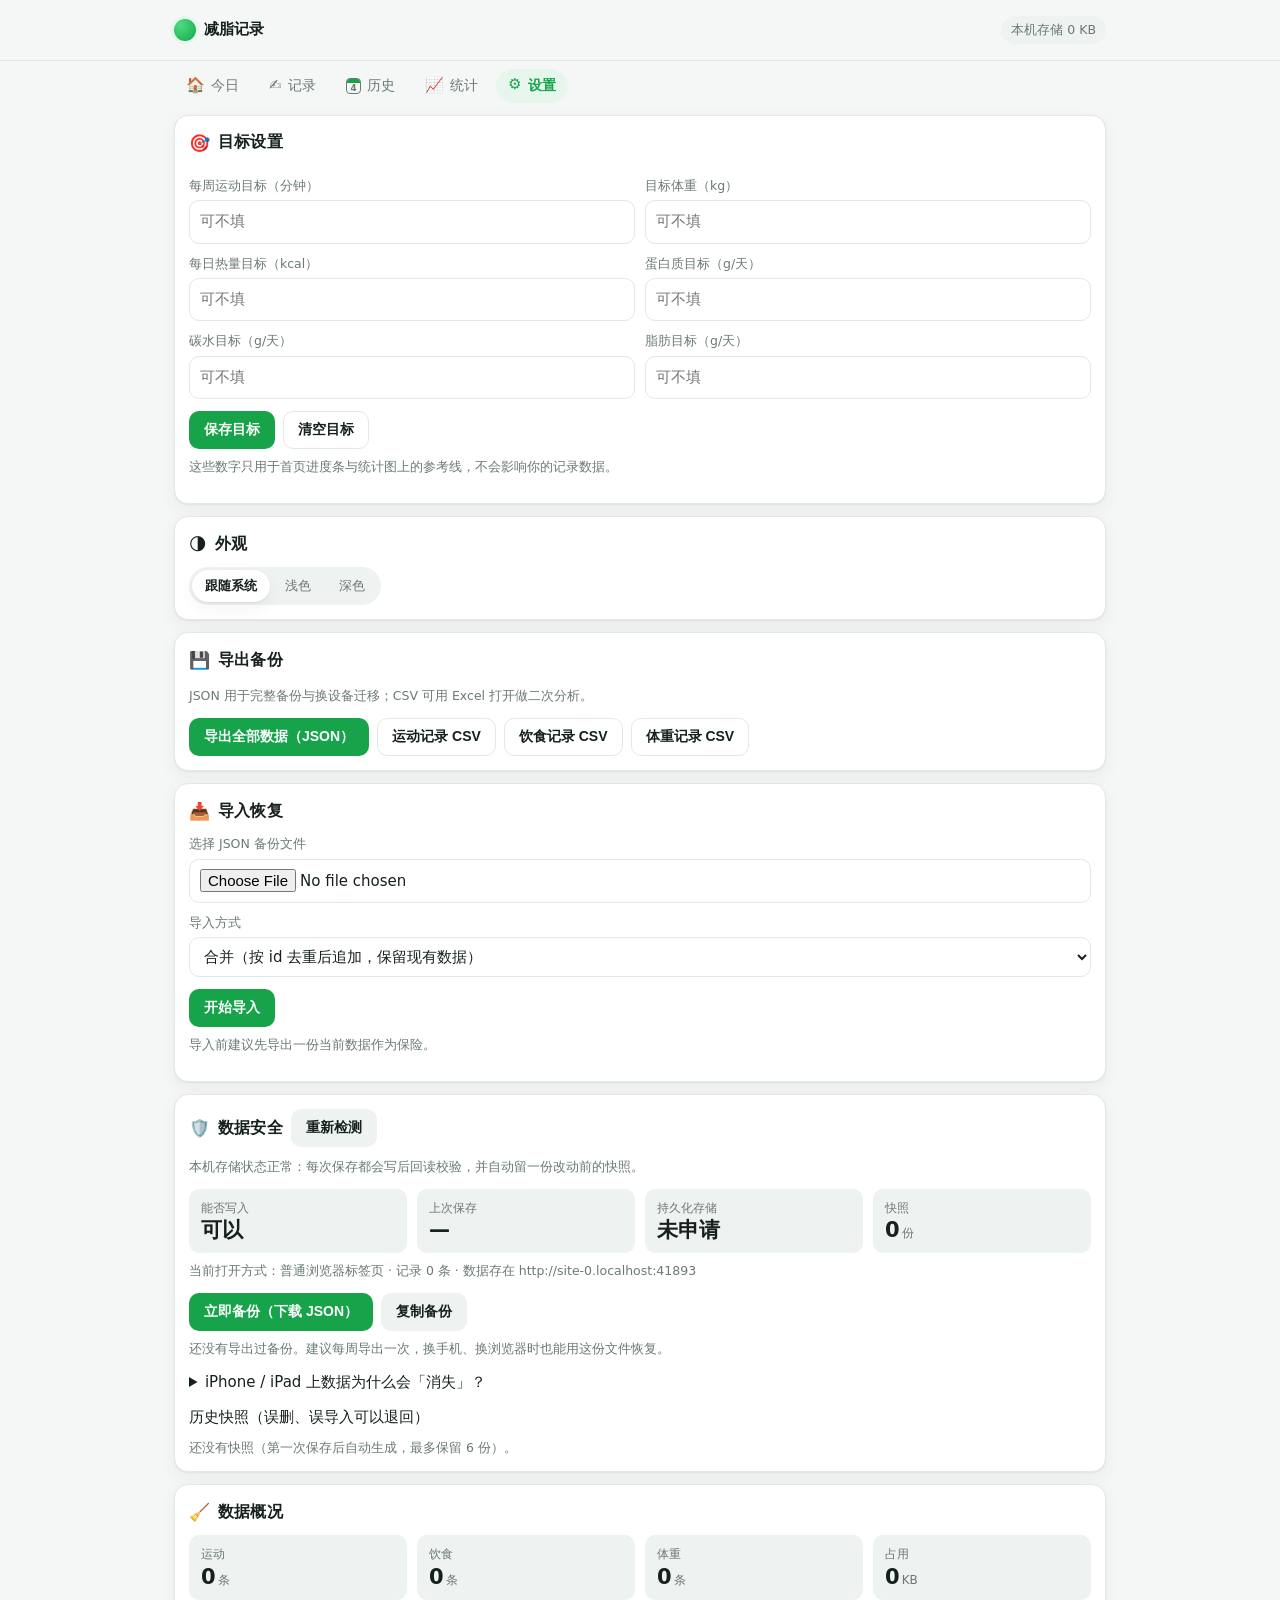
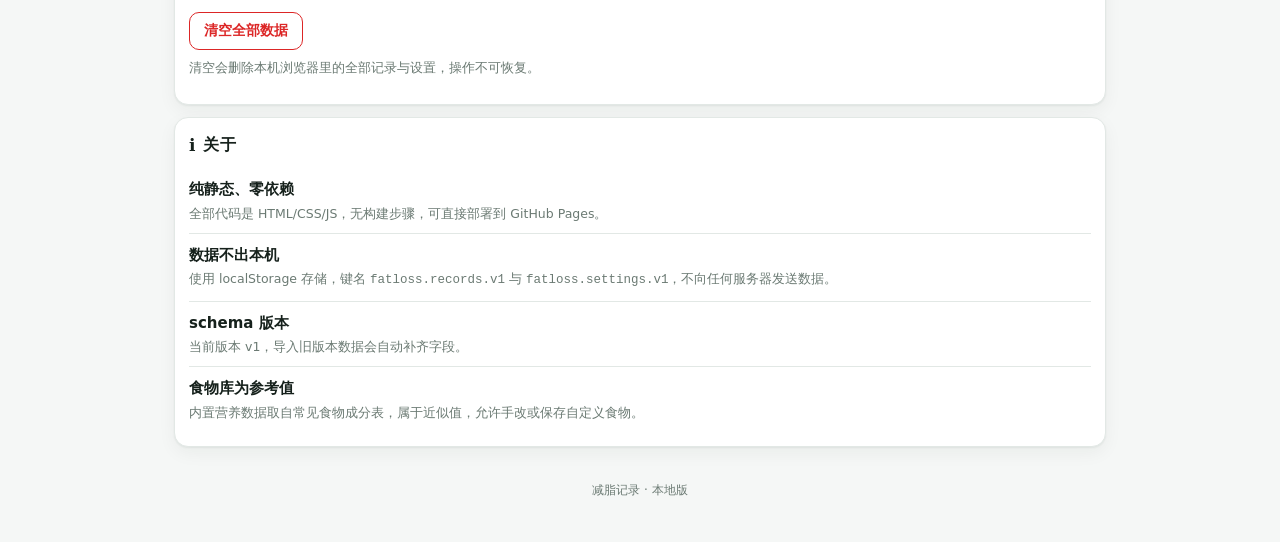
<file: settings.html>
<!DOCTYPE html>
<html lang="zh-CN">
<head>
<meta charset="utf-8">
<meta name="viewport" content="width=device-width, initial-scale=1, viewport-fit=cover">
<title>设置 · 减脂记录</title>
<meta name="theme-color" content="#16a34a">
<link rel="icon" href="favicon.svg" type="image/svg+xml">
<link rel="manifest" href="manifest.webmanifest">
<link rel="stylesheet" href="assets/style.css">
</head>
<body>

<header class="topbar">
  <div class="wrap">
    <div class="brand"><span class="dot"></span><span>减脂记录</span></div>
    <span class="date-chip" id="storeChip">—</span>
  </div>
</header>
<nav id="nav" class="nav" aria-label="主导航"></nav>

<main class="wrap" id="main">

  <section class="card">
    <div class="card-head">
      <span class="icon">🎯</span>
      <h2 class="grow">目标设置</h2>
    </div>
    <form id="goalForm" autocomplete="off">
      <div class="field-row">
        <label class="field"><span class="label">每周运动目标（分钟）</span>
          <input type="number" id="weeklyGoalMin" min="0" step="10" inputmode="numeric" placeholder="可不填"></label>
        <label class="field"><span class="label">目标体重（kg）</span>
          <input type="number" id="targetWeight" min="0" step="0.01" inputmode="decimal" placeholder="可不填"></label>
      </div>
      <div class="field-row">
        <label class="field"><span class="label">每日热量目标（kcal）</span>
          <input type="number" id="dailyKcal" min="0" step="10" inputmode="numeric" placeholder="可不填"></label>
        <label class="field"><span class="label">蛋白质目标（g/天）</span>
          <input type="number" id="protein" min="0" step="1" inputmode="numeric" placeholder="可不填"></label>
      </div>
      <div class="field-row">
        <label class="field"><span class="label">碳水目标（g/天）</span>
          <input type="number" id="carbs" min="0" step="1" inputmode="numeric" placeholder="可不填"></label>
        <label class="field"><span class="label">脂肪目标（g/天）</span>
          <input type="number" id="fat" min="0" step="1" inputmode="numeric" placeholder="可不填"></label>
      </div>
      <div class="row mt12">
        <button class="btn btn-primary" type="submit">保存目标</button>
        <button class="btn btn-ghost" type="button" id="clearGoal">清空目标</button>
      </div>
      <p class="small muted mt8">这些数字只用于首页进度条与统计图上的参考线，不会影响你的记录数据。</p>
    </form>
  </section>

  <section class="card">
    <div class="card-head">
      <span class="icon">🌗</span>
      <h2 class="grow">外观</h2>
    </div>
    <div class="seg" id="themeSeg">
      <button data-theme="system">跟随系统</button>
      <button data-theme="light">浅色</button>
      <button data-theme="dark">深色</button>
    </div>
  </section>

  <section class="card">
    <div class="card-head">
      <span class="icon">💾</span>
      <h2 class="grow">导出备份</h2>
    </div>
    <p class="small muted">JSON 用于完整备份与换设备迁移；CSV 可用 Excel 打开做二次分析。</p>
    <div class="row mt12" style="flex-wrap:wrap">
      <button class="btn btn-primary" id="exportJson">导出全部数据（JSON）</button>
      <button class="btn btn-ghost" id="exportEx">运动记录 CSV</button>
      <button class="btn btn-ghost" id="exportMeal">饮食记录 CSV</button>
      <button class="btn btn-ghost" id="exportWeight">体重记录 CSV</button>
    </div>
  </section>

  <section class="card">
    <div class="card-head">
      <span class="icon">📥</span>
      <h2 class="grow">导入恢复</h2>
    </div>
    <label class="field"><span class="label">选择 JSON 备份文件</span>
      <input type="file" id="importFile" accept="application/json,.json"></label>
    <label class="field"><span class="label">导入方式</span>
      <select id="importMode">
        <option value="merge">合并（按 id 去重后追加，保留现有数据）</option>
        <option value="replace">覆盖（清空现有数据后写入）</option>
      </select></label>
    <div class="row mt12">
      <button class="btn btn-primary" id="importBtn">开始导入</button>
    </div>
    <p class="small muted mt8">导入前建议先导出一份当前数据作为保险。</p>
  </section>

  <section class="card" id="safe">
    <div class="card-head">
      <span class="icon">🛡️</span>
      <h2 class="grow">数据安全</h2>
      <button class="btn" id="safeCheck" type="button">重新检测</button>
    </div>
    <div id="safeStatus"></div>
    <div class="grid grid-4 mt12" id="safeStats"></div>
    <p class="small muted mt8" id="safeEnv"></p>

    <div class="row mt12">
      <button class="btn btn-primary" id="safeBackup" type="button">立即备份（下载 JSON）</button>
      <button class="btn" id="safeCopy" type="button">复制备份</button>
    </div>
    <p class="small muted mt8" id="safeBackupHint"></p>

    <details class="mt12">
      <summary class="li-title">iPhone / iPad 上数据为什么会「消失」？</summary>
      <ul class="list mt8">
        <li><div class="li-main"><div class="li-title">无痕（隐私）浏览</div><div class="li-sub">关掉窗口就清空，什么都不留 —— 别在无痕窗口里记账。</div></div></li>
        <li><div class="li-main"><div class="li-title">「主屏幕图标」和 Safari 标签页是两套存储</div><div class="li-sub">在哪个入口记的，就只能回哪个入口看，互不相通。固定用一个入口。</div></div></li>
        <li><div class="li-main"><div class="li-title">清除历史记录与网站数据 / 阻止所有 Cookie</div><div class="li-sub">前者清空本机记录；后者让保存直接失败（页面顶部会出红条提醒）。</div></div></li>
        <li><div class="li-main"><div class="li-title">系统回收与换容器</div><div class="li-sub">iOS 可能回收长期没打开的网站的脚本存储；换浏览器、换手机、用微信等 App 的内置浏览器打开，也都是不同的存储空间。</div></div></li>
        <li><div class="li-main"><div class="li-title">正确的用法</div><div class="li-sub">固定一个入口 + 每周点一次「复制备份」或「立即备份」，把 JSON 存进备忘录 / 文件 App（iCloud 会同步）。换设备时用下面的「导入」恢复。</div></div></li>
      </ul>
    </details>

    <div class="mt12">
      <div class="li-title">历史快照（误删、误导入可以退回）</div>
      <div id="snapList" class="mt8"></div>
    </div>

    <div id="corruptBox" class="mt12" hidden>
      <div class="li-title">损坏数据副本</div>
      <p class="small muted">检测到本机记录曾损坏，原始内容已保留。可导出后交给开发者尝试恢复。</p>
      <button class="btn" id="exportCorrupt" type="button">导出损坏副本</button>
    </div>
  </section>

  <section class="card">
    <div class="card-head">
      <span class="icon">🧹</span>
      <h2 class="grow">数据概况</h2>
    </div>
    <div class="grid grid-4" id="storeStats"></div>
    <div class="row mt12">
      <button class="btn btn-danger" id="clearAll">清空全部数据</button>
    </div>
    <p class="small muted mt8">清空会删除本机浏览器里的全部记录与设置，操作不可恢复。</p>
  </section>

  <section class="card">
    <div class="card-head">
      <span class="icon">ℹ️</span>
      <h2 class="grow">关于</h2>
    </div>
    <ul class="list">
      <li><div class="li-main"><div class="li-title">纯静态、零依赖</div>
        <div class="li-sub">全部代码是 HTML/CSS/JS，无构建步骤，可直接部署到 GitHub Pages。</div></div></li>
      <li><div class="li-main"><div class="li-title">数据不出本机</div>
        <div class="li-sub">使用 localStorage 存储，键名 <code>fatloss.records.v1</code> 与 <code>fatloss.settings.v1</code>，不向任何服务器发送数据。</div></div></li>
      <li><div class="li-main"><div class="li-title">schema 版本</div>
        <div class="li-sub">当前版本 v<span id="schemaVer"></span>，导入旧版本数据会自动补齐字段。</div></div></li>
      <li><div class="li-main"><div class="li-title">食物库为参考值</div>
        <div class="li-sub">内置营养数据取自常见食物成分表，属于近似值，允许手改或保存自定义食物。</div></div></li>
    </ul>
  </section>

  <p class="foot">减脂记录 · 本地版</p>
</main>

<script src="assets/storage.js"></script>
<script src="assets/app.js"></script>
<script>
(function () {
  var S = window.FatLossStorage, A = window.FatLossApp;
  A.applyTheme();
  A.renderNav('settings.html');
  document.getElementById('schemaVer').textContent = S.SCHEMA_VERSION;

  var GOAL_IDS = ['weeklyGoalMin', 'targetWeight', 'dailyKcal', 'protein', 'carbs', 'fat'];

  function render() {
    var st = S.loadSettings();
    GOAL_IDS.forEach(function (id) {
      var el = document.getElementById(id);
      if (document.activeElement !== el) el.value = st[id] === null || st[id] === undefined ? '' : st[id];
    });

    Array.prototype.forEach.call(document.querySelectorAll('#themeSeg button'), function (b) {
      b.classList.toggle('active', b.getAttribute('data-theme') === (st.theme || 'system'));
    });

    var r = S.loadRecords();
    var bytes = S.storageBytes();
    document.getElementById('storeStats').innerHTML =
      '<div class="stat"><div class="k">运动</div><div class="v">' + r.exercises.length + '<small>条</small></div></div>' +
      '<div class="stat"><div class="k">饮食</div><div class="v">' + r.meals.length + '<small>条</small></div></div>' +
      '<div class="stat"><div class="k">体重</div><div class="v">' + r.weights.length + '<small>条</small></div></div>' +
      '<div class="stat"><div class="k">占用</div><div class="v">' + A.fmtNum(bytes / 1024, 1) + '<small>KB</small></div></div>';
    document.getElementById('storeChip').textContent = '本机存储 ' + A.fmtNum(bytes / 1024, 1) + ' KB';
  }

  /* ---------------- 数据安全 ---------------- */

  function fmtTime(iso) {
    if (!iso) return '—';
    var d = new Date(iso);
    if (isNaN(d.getTime())) return '—';
    function p(n) { return n < 10 ? '0' + n : '' + n; }
    return (d.getMonth() + 1) + '月' + d.getDate() + '日 ' + p(d.getHours()) + ':' + p(d.getMinutes());
  }

  function daysAgo(iso) {
    var t = new Date(iso).getTime();
    if (isNaN(t)) return null;
    return Math.max(0, Math.round((Date.now() - t) / 86400000));
  }

  function renderSafe() {
    var d = S.diagnostics();
    var issues = A.storageIssues();
    document.getElementById('safeStatus').innerHTML = issues.length
      ? '<div class="banner banner-' + (issues.some(function (i) { return i.level === 'danger'; }) ? 'danger' : 'warn') + '">' +
        issues.map(function (i) { return '<div class="banner-line">' + A.escapeHtml(i.text) + '</div>'; }).join('') + '</div>'
      : '<div class="small muted">本机存储状态正常：每次保存都会写后回读校验，并自动留一份改动前的快照。</div>';

    var persistText = { granted: '已授予', denied: '未授予', asking: '申请中', error: '未知' }[d.persisting] || '未申请';
    document.getElementById('safeStats').innerHTML =
      '<div class="stat"><div class="k">能否写入</div><div class="v">' + (d.available ? '可以' : '不行') + '</div></div>' +
      '<div class="stat"><div class="k">上次保存</div><div class="v v-sm">' + (d.lastSaveOk === false ? '失败' : (d.lastSaveAt ? fmtTime(d.lastSaveAt) : '—')) + '</div></div>' +
      '<div class="stat"><div class="k">持久化存储</div><div class="v v-sm">' + persistText + '</div></div>' +
      '<div class="stat"><div class="k">快照</div><div class="v">' + d.snapshots.length + '<small>份</small></div></div>';

    var total = d.counts.exercises + d.counts.meals + d.counts.weights;
    var where = d.standalone ? '已添加到主屏幕的独立窗口（与 Safari 标签页是两套独立存储）' : (d.ios ? 'Safari 标签页' : '普通浏览器标签页');
    document.getElementById('safeEnv').textContent =
      '当前打开方式：' + where + ' · 记录 ' + total + ' 条 · 数据存在 ' + (d.origin || '本机浏览器') +
      (d.standalone
        ? '。如果之前在 Safari 标签页里记过东西，去那个入口还能看到，但两个入口互不相通。'
        : (d.ios ? '。如果把它「添加到主屏幕」，那是另一个入口、另一套数据。' : ''));

    var ago = d.lastExportAt ? daysAgo(d.lastExportAt) : null;
    document.getElementById('safeBackupHint').textContent = d.lastExportAt
      ? ('上次备份：' + fmtTime(d.lastExportAt) + '（' + ago + ' 天前）。建议每周导出一次，换手机、换浏览器时也能恢复。')
      : '还没有导出过备份。建议每周导出一次，换手机、换浏览器时也能用这份文件恢复。';

    document.getElementById('snapList').innerHTML = d.snapshots.length
      ? '<ul class="list">' + d.snapshots.map(function (s) {
          return '<li><div class="li-main"><div class="li-title">' + fmtTime(s.at) + ' · ' +
            (s.reason === 'clear' ? '清空前' : s.reason === 'restore' ? '恢复前' : '改动前') + '</div>' +
            '<div class="li-sub">运动 ' + s.exercises + ' · 饮食 ' + s.meals + ' · 体重 ' + s.weights + ' 条</div></div>' +
            '<button class="btn" data-snap="' + s.id + '" type="button">恢复</button></li>';
        }).join('') + '</ul>'
      : '<div class="small muted">还没有快照（第一次保存后自动生成，最多保留 6 份）。</div>';

    document.getElementById('corruptBox').hidden = !d.quarantine;
  }

  document.getElementById('safeCheck').addEventListener('click', function () {
    S.requestPersist();
    setTimeout(function () { renderSafe(); A.flash(S.available() ? '本机存储可以写入' : '本机存储不可写入，请导出备份'); }, 400);
  });

  document.getElementById('safeBackup').addEventListener('click', function () {
    A.download('fatloss-backup-' + A.stamp() + '.json', S.exportJSON(), 'application/json');
    S.markExported();
    renderSafe();
    A.flash('已导出 JSON 备份');
  });

  document.getElementById('safeCopy').addEventListener('click', function () {
    A.copyText(S.exportJSON()).then(function (ok) {
      if (!ok) { A.toast('复制失败：请用「立即备份」下载 JSON 文件', 'error'); return; }
      S.markExported();
      renderSafe();
      A.flash('已复制：粘贴到「备忘录」或存进「文件」App 就有一份备份了');
    });
  });

  document.getElementById('snapList').addEventListener('click', function (e) {
    var b = e.target.closest('[data-snap]');
    if (!b) return;
    var at = b.getAttribute('data-snap');
    A.confirmDialog({
      title: '恢复到这份快照',
      text: '当前记录会被替换成这份快照的内容（当前数据也会先存成快照，可再退回来）。',
      okText: '恢复'
    }).then(function (ok) {
      if (!ok) return;
      var res = S.restoreSnapshot(at);
      if (!res.ok) { A.toast(res.error, 'error'); return; }
      A.loadFoods(true).then(function () { render(); renderSafe(); A.flash('已恢复 ' + res.total + ' 条记录'); });
    });
  });

  document.getElementById('exportCorrupt').addEventListener('click', function () {
    A.download('fatloss-corrupt-' + A.stamp() + '.txt', S.quarantineText());
    A.flash('已导出损坏副本');
  });

  document.getElementById('goalForm').addEventListener('submit', function (e) {
    e.preventDefault();
    var st = S.loadSettings();
    GOAL_IDS.forEach(function (id) {
      var v = document.getElementById(id).value;
      st[id] = v === '' ? null : Number(v);
    });
    S.saveSettings(st);
    A.flash('目标已保存');
  });

  document.getElementById('clearGoal').addEventListener('click', function () {
    var st = S.loadSettings();
    GOAL_IDS.forEach(function (id) { st[id] = null; });
    S.saveSettings(st);
    render();
    A.flash('目标已清空');
  });

  document.getElementById('themeSeg').addEventListener('click', function (e) {
    var b = e.target.closest('button');
    if (!b) return;
    var st = S.loadSettings();
    st.theme = b.getAttribute('data-theme');
    S.saveSettings(st);
    A.applyTheme();
    render();
  });

  document.getElementById('exportJson').addEventListener('click', function () {
    A.download('fatloss-backup-' + A.stamp() + '.json', S.exportJSON(), 'application/json');
    S.markExported();
    renderSafe();
    A.flash('已导出 JSON 备份');
  });
  document.getElementById('exportEx').addEventListener('click', function () {
    A.download('fatloss-exercise-' + A.stamp() + '.csv', S.exercisesCSV(), 'text/csv');
    A.flash('已导出运动 CSV');
  });
  document.getElementById('exportMeal').addEventListener('click', function () {
    A.download('fatloss-meals-' + A.stamp() + '.csv', S.mealsCSV(), 'text/csv');
    A.flash('已导出饮食 CSV');
  });
  document.getElementById('exportWeight').addEventListener('click', function () {
    A.download('fatloss-weight-' + A.stamp() + '.csv', S.weightsCSV(), 'text/csv');
    A.flash('已导出体重 CSV');
  });

  document.getElementById('importBtn').addEventListener('click', function () {
    var input = document.getElementById('importFile');
    if (!input.files || !input.files.length) { A.toast('请先选择 JSON 文件', 'error'); return; }
    var mode = document.getElementById('importMode').value;
    var file = input.files[0];
    var reader = new FileReader();
    reader.onload = function () {
      var res = S.importJSON(String(reader.result), mode);
      if (!res.ok) { A.toast('导入失败：' + res.error, 'error'); return; }
      A.loadFoods(true).then(function () {
        render();
        A.toast(res.mode === 'replace'
          ? '已覆盖导入 ' + res.total + ' 条记录'
          : '已合并导入 ' + res.added + ' 条记录', 'ok');
      });
    };
    reader.onerror = function () { A.toast('文件读取失败', 'error'); };
    reader.readAsText(file, 'utf-8');
  });

  document.getElementById('clearAll').addEventListener('click', function () {
    A.confirmDialog({
      title: '清空全部数据',
      text: '将删除本机浏览器中的全部运动、饮食、体重记录与设置。\n此操作不可恢复，建议先导出 JSON 备份。',
      okText: '确认清空',
      danger: true
    }).then(function (ok) {
      if (!ok) return;
      S.clearAll();
      A.loadFoods(true).then(render);
      A.flash('数据已清空');
    });
  });

  window.addEventListener('fatloss:change', function () { render(); renderSafe(); });
  render();
  renderSafe();
})();
</script>
</body>
</html>
</file>
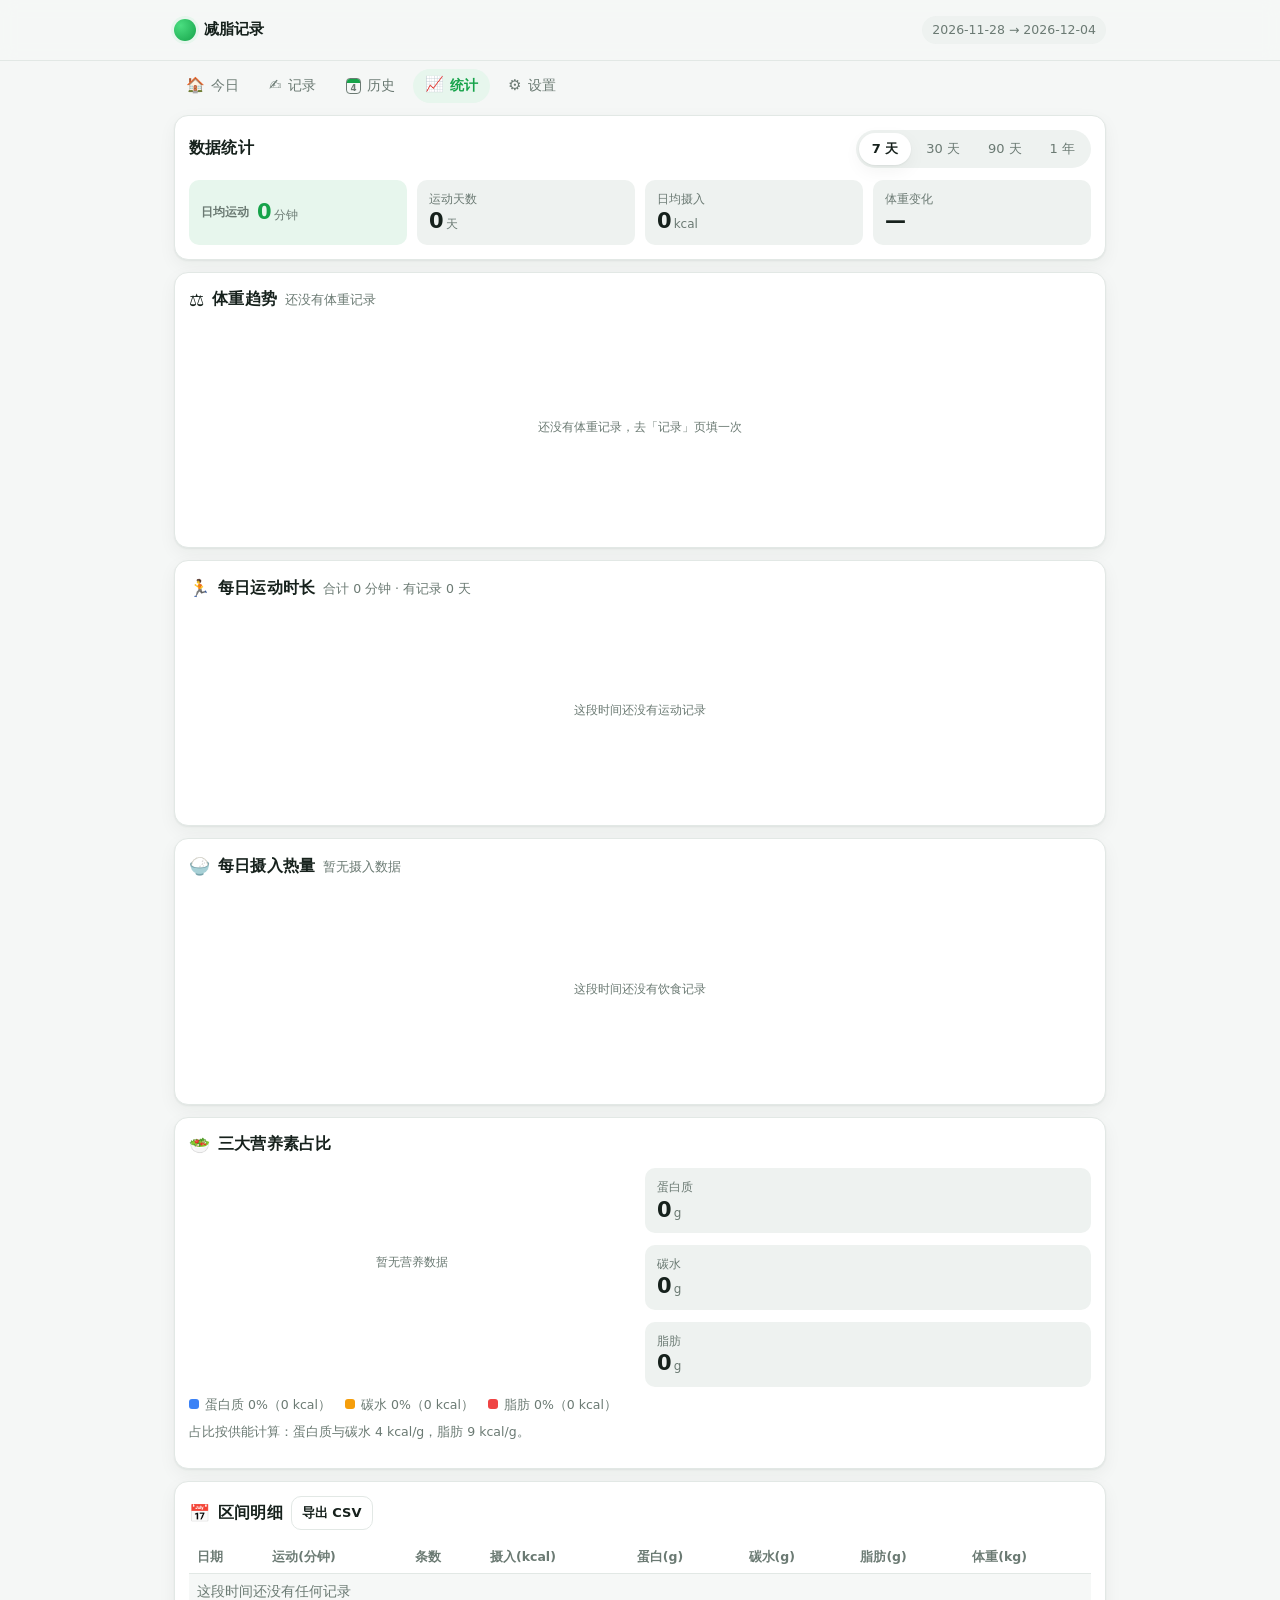
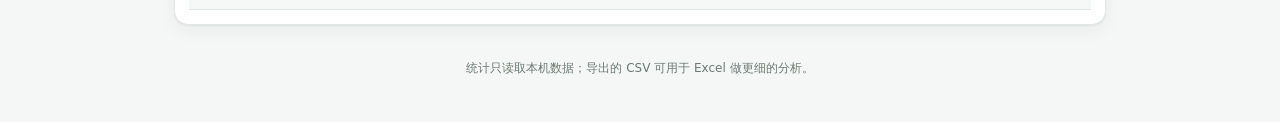
<file: stats.html>
<!DOCTYPE html>
<html lang="zh-CN">
<head>
<meta charset="utf-8">
<meta name="viewport" content="width=device-width, initial-scale=1, viewport-fit=cover">
<title>统计 · 减脂记录</title>
<meta name="theme-color" content="#16a34a">
<link rel="icon" href="favicon.svg" type="image/svg+xml">
<link rel="manifest" href="manifest.webmanifest">
<link rel="stylesheet" href="assets/style.css">
</head>
<body>

<header class="topbar">
  <div class="wrap">
    <div class="brand"><span class="dot"></span><span>减脂记录</span></div>
    <span class="date-chip" id="rangeChip">—</span>
  </div>
</header>
<nav id="nav" class="nav" aria-label="主导航"></nav>

<main class="wrap" id="main">

  <section class="card">
    <div class="row-between">
      <h2>数据统计</h2>
      <div class="seg" id="rangeSeg">
        <button data-days="7" class="active">7 天</button>
        <button data-days="30">30 天</button>
        <button data-days="90">90 天</button>
        <button data-days="365">1 年</button>
      </div>
    </div>
    <div class="grid grid-4 mt12">
      <div class="stat brand">
        <div class="k">日均运动</div>
        <div class="v" id="kpiMin">0<small>分钟</small></div>
      </div>
      <div class="stat">
        <div class="k">运动天数</div>
        <div class="v" id="kpiDays">0<small>天</small></div>
      </div>
      <div class="stat">
        <div class="k">日均摄入</div>
        <div class="v" id="kpiKcal">0<small>kcal</small></div>
      </div>
      <div class="stat">
        <div class="k">体重变化</div>
        <div class="v" id="kpiWeight">—</div>
      </div>
    </div>
  </section>

  <section class="card">
    <div class="card-head">
      <span class="icon">⚖️</span>
      <h2 class="grow">体重趋势</h2>
      <span class="small muted" id="weightMeta"></span>
    </div>
    <div class="chart-box"><canvas id="weightChart" data-height="210"></canvas></div>
  </section>

  <section class="card">
    <div class="card-head">
      <span class="icon">🏃</span>
      <h2 class="grow">每日运动时长</h2>
      <span class="small muted" id="exMeta"></span>
    </div>
    <div class="chart-box"><canvas id="exChart" data-height="200"></canvas></div>
  </section>

  <section class="card">
    <div class="card-head">
      <span class="icon">🍚</span>
      <h2 class="grow">每日摄入热量</h2>
      <span class="small muted" id="kcalMeta"></span>
    </div>
    <div class="chart-box"><canvas id="kcalChart" data-height="200"></canvas></div>
  </section>

  <section class="card">
    <div class="card-head">
      <span class="icon">🥗</span>
      <h2 class="grow">三大营养素占比</h2>
    </div>
    <div class="grid grid-2">
      <div class="chart-box"><canvas id="macroChart" data-height="190"></canvas></div>
      <div class="stack">
        <div class="stat"><div class="k">蛋白质</div><div class="v" id="sumProtein">0<small>g</small></div></div>
        <div class="stat"><div class="k">碳水</div><div class="v" id="sumCarbs">0<small>g</small></div></div>
        <div class="stat"><div class="k">脂肪</div><div class="v" id="sumFat">0<small>g</small></div></div>
      </div>
    </div>
    <div class="legend" id="macroLegend"></div>
    <p class="small muted mt8">占比按供能计算：蛋白质与碳水 4 kcal/g，脂肪 9 kcal/g。</p>
  </section>

  <section class="card">
    <div class="card-head">
      <span class="icon">📅</span>
      <h2 class="grow">区间明细</h2>
      <a class="btn btn-sm btn-ghost" href="settings.html">导出 CSV</a>
    </div>
    <div class="table-scroll">
      <table class="data" id="detailTable">
        <thead><tr><th>日期</th><th>运动(分钟)</th><th>条数</th><th>摄入(kcal)</th><th>蛋白(g)</th><th>碳水(g)</th><th>脂肪(g)</th><th>体重(kg)</th></tr></thead>
        <tbody></tbody>
      </table>
    </div>
  </section>

  <p class="foot">统计只读取本机数据；导出的 CSV 可用于 Excel 做更细的分析。</p>
</main>

<script src="assets/storage.js"></script>
<script src="assets/app.js"></script>
<script src="assets/charts.js"></script>
<script>
(function () {
  var S = window.FatLossStorage, A = window.FatLossApp, P = window.Charts.PALETTE;
  A.applyTheme();
  A.renderNav('stats.html');

  var days = 7;

  document.getElementById('rangeSeg').addEventListener('click', function (e) {
    var b = e.target.closest('button');
    if (!b) return;
    days = Number(b.getAttribute('data-days'));
    Array.prototype.forEach.call(this.querySelectorAll('button'), function (x) { x.classList.remove('active'); });
    b.classList.add('active');
    render();
  });

  function signed(v) { return (v > 0 ? '+' : '') + A.fmtNum(v, 2); }

  function render() {
    var today = S.today();
    var dates = S.dateRange(today, days);
    var st = S.loadSettings();
    document.getElementById('rangeChip').textContent = dates[0] + ' → ' + today;

    var summaries = dates.map(function (d) { return S.daySummary(d); });
    var minutes = summaries.map(function (s) { return s.minutes; });
    var kcals = summaries.map(function (s) { return s.kcal; });
    var weightsRaw = S.weightSeries(dates); // 未知日沿用上一个体重，折线连续
    var weights = weightsRaw.map(function (v) { return v === null ? undefined : v; });

    var totalMin = minutes.reduce(function (a, b) { return a + b; }, 0);
    var activeDays = minutes.filter(function (m) { return m > 0; }).length;
    var kcalDays = kcals.filter(function (k) { return k > 0; });
    var avgKcal = kcalDays.length ? kcalDays.reduce(function (a, b) { return a + b; }, 0) / kcalDays.length : 0;

    document.getElementById('kpiMin').innerHTML = A.fmtNum(totalMin / days, 0) + '<small>分钟</small>';
    document.getElementById('kpiDays').innerHTML = activeDays + '<small>天</small>';
    document.getElementById('kpiKcal').innerHTML = A.fmtNum(avgKcal) + '<small>kcal</small>';

    var knownW = weightsRaw.filter(function (v) { return v !== null; });
    var wDelta = knownW.length >= 2 ? knownW[knownW.length - 1] - knownW[0] : null;
    document.getElementById('kpiWeight').innerHTML = wDelta === null ? '—' :
      '<span style="color:' + (wDelta <= 0 ? 'var(--brand)' : 'var(--warn)') + '">' + signed(wDelta) + '<small>kg</small></span>';

    document.getElementById('weightMeta').textContent = knownW.length
      ? '最新 ' + A.fmtNum(knownW[knownW.length - 1], 2) + ' kg · 区间内记录 ' +
        S.loadRecords().weights.filter(function (w) { return w.date >= dates[0] && w.date <= today; }).length + ' 次'
      : '还没有体重记录';

    window.Charts.line(document.getElementById('weightChart'), {
      labels: dates.map(A.shortDate),
      series: [{ name: '体重', data: weights, color: P.weight, fill: true }],
      unit: 'kg',
      fmt: function (v) { return A.fmtNum(v, 2); },
      emptyText: '还没有体重记录，去「记录」页填一次',
      height: 210
    });

    var perDayGoal = Math.round((st.weeklyGoalMin || 0) / 7);
    window.Charts.bars(document.getElementById('exChart'), {
      labels: dates.map(A.shortDate),
      data: minutes,
      color: P.brand,
      name: '运动',
      unit: '分钟',
      goal: perDayGoal || null,
      goalLabel: perDayGoal ? '日均目标 ' + perDayGoal + ' 分钟' : '',
      emptyText: '这段时间还没有运动记录',
      height: 200
    });
    document.getElementById('exMeta').textContent = '合计 ' + A.fmtNum(totalMin) + ' 分钟 · 有记录 ' + activeDays + ' 天';

    window.Charts.bars(document.getElementById('kcalChart'), {
      labels: dates.map(A.shortDate),
      data: kcals,
      color: P.kcal,
      name: '摄入',
      unit: 'kcal',
      goal: st.dailyKcal || null,
      goalLabel: st.dailyKcal ? '目标 ' + st.dailyKcal + ' kcal' : '',
      emptyText: '这段时间还没有饮食记录',
      height: 200
    });
    document.getElementById('kcalMeta').textContent = kcalDays.length
      ? '有记录 ' + kcalDays.length + ' 天 · 日均 ' + A.fmtNum(avgKcal) + ' kcal'
      : '暂无摄入数据';

    var sumProtein = summaries.reduce(function (a, s) { return a + s.protein; }, 0);
    var sumCarbs = summaries.reduce(function (a, s) { return a + s.carbs; }, 0);
    var sumFat = summaries.reduce(function (a, s) { return a + s.fat; }, 0);
    document.getElementById('sumProtein').innerHTML = A.fmtNum(sumProtein, 0) + '<small>g</small>';
    document.getElementById('sumCarbs').innerHTML = A.fmtNum(sumCarbs, 0) + '<small>g</small>';
    document.getElementById('sumFat').innerHTML = A.fmtNum(sumFat, 0) + '<small>g</small>';

    var macro = [
      { label: '蛋白质', value: Math.round(sumProtein * 4), color: P.protein },
      { label: '碳水', value: Math.round(sumCarbs * 4), color: P.carbs },
      { label: '脂肪', value: Math.round(sumFat * 9), color: P.fat }
    ];
    var macroTotal = macro.reduce(function (a, b) { return a + b.value; }, 0);
    window.Charts.donut(document.getElementById('macroChart'), {
      items: macro,
      centerValue: A.fmtNum(macroTotal),
      centerTitle: '区间总 kcal',
      emptyText: '暂无营养数据',
      height: 190
    });
    document.getElementById('macroLegend').innerHTML = macro.map(function (m) {
      var p = macroTotal ? Math.round((m.value / macroTotal) * 100) : 0;
      return '<span class="item"><span class="swatch" style="background:' + m.color + '"></span>' +
        m.label + ' ' + p + '%（' + A.fmtNum(m.value) + ' kcal）</span>';
    }).join('');

    // 明细表：倒序，只显示有数据的日期
    var tbody = document.querySelector('#detailTable tbody');
    var rows = summaries.slice().reverse().filter(function (s) {
      return s.minutes > 0 || s.kcal > 0 || s.weight !== null;
    });
    tbody.innerHTML = rows.length ? rows.map(function (s) {
      return '<tr><td>' + s.date + '</td><td>' + A.fmtNum(s.minutes) + '</td><td>' + s.exerciseCount +
        '</td><td>' + A.fmtNum(s.kcal) + '</td><td>' + A.fmtNum(s.protein, 1) + '</td><td>' +
        A.fmtNum(s.carbs, 1) + '</td><td>' + A.fmtNum(s.fat, 1) + '</td><td>' +
        (s.weight === null ? '—' : A.fmtNum(s.weight, 2)) + '</td></tr>';
    }).join('') : '<tr><td colspan="8" class="empty">这段时间还没有任何记录</td></tr>';
  }

  window.addEventListener('fatloss:change', render);
  window.matchMedia('(prefers-color-scheme: dark)').addEventListener('change', function () {
    window.Charts.redrawAll();
  });
  render();
})();
</script>
</body>
</html>
</file>
<file: assets/style.css>
/*! 减脂记录 · 样式表 —— 移动优先 / 深色模式 / 零依赖 */

/* ---------- 主题变量 ---------- */
:root {
  --bg: #f5f7f6;
  --bg-elev: #ffffff;
  --bg-soft: #eef2f0;
  --bg-input: #ffffff;
  --text: #16211c;
  --text-dim: #6b7a73;
  --line: #e2e8e5;
  --brand: #16a34a;
  --brand-soft: #e7f6ed;
  --brand-ink: #ffffff;
  --ok: #16a34a;
  --warn: #d97706;
  --danger: #dc2626;
  --info: #2563eb;
  --chart-grid: rgba(107, 122, 115, 0.18);
  --shadow: 0 1px 2px rgba(16, 33, 26, .06), 0 6px 18px rgba(16, 33, 26, .05);
  --radius: 14px;
  --radius-sm: 10px;
  --nav-h: 58px;
}

@media (prefers-color-scheme: dark) {
  :root:not([data-theme="light"]) {
    --bg: #0f1512;
    --bg-elev: #161d19;
    --bg-soft: #1d2621;
    --bg-input: #1b2420;
    --text: #e8efeb;
    --text-dim: #96a69e;
    --line: #26312c;
    --brand: #35c46f;
    --brand-soft: #14301f;
    --brand-ink: #06210f;
    --warn: #f59e0b;
    --danger: #f87171;
    --info: #60a5fa;
    --chart-grid: rgba(150, 166, 158, 0.18);
    --shadow: 0 1px 2px rgba(0, 0, 0, .4), 0 8px 22px rgba(0, 0, 0, .28);
  }
}

:root[data-theme="dark"] {
  --bg: #0f1512;
  --bg-elev: #161d19;
  --bg-soft: #1d2621;
  --bg-input: #1b2420;
  --text: #e8efeb;
  --text-dim: #96a69e;
  --line: #26312c;
  --brand: #35c46f;
  --brand-soft: #14301f;
  --brand-ink: #06210f;
  --warn: #f59e0b;
  --danger: #f87171;
  --info: #60a5fa;
  --chart-grid: rgba(150, 166, 158, 0.18);
  --shadow: 0 1px 2px rgba(0, 0, 0, .4), 0 8px 22px rgba(0, 0, 0, .28);
}

/* ---------- 基础 ---------- */
* { box-sizing: border-box; }

html, body { margin: 0; padding: 0; }

body {
  background: var(--bg);
  color: var(--text);
  font: 15px/1.55 system-ui, -apple-system, "Segoe UI", "Microsoft YaHei", "PingFang SC", sans-serif;
  -webkit-font-smoothing: antialiased;
  padding-bottom: calc(var(--nav-h) + env(safe-area-inset-bottom, 0px) + 8px);
}

a { color: var(--brand); text-decoration: none; }

h1, h2, h3 { margin: 0; font-weight: 650; letter-spacing: .2px; }
h1 { font-size: 18px; }
h2 { font-size: 16px; }
h3 { font-size: 15px; }

.wrap { max-width: 960px; margin: 0 auto; padding: 0 14px; }
.muted { color: var(--text-dim); }
.small { font-size: 12.5px; }
.center { text-align: center; }
.row { display: flex; align-items: center; gap: 8px; }
.row-between { display: flex; align-items: center; justify-content: space-between; gap: 10px; }
.grow { flex: 1; min-width: 0; }
.wrap-text { overflow-wrap: anywhere; }
.hidden { display: none !important; }
.mt8 { margin-top: 8px; }
.mt12 { margin-top: 12px; }
.mt16 { margin-top: 16px; }

/* ---------- 顶栏 ---------- */
.topbar {
  position: sticky; top: 0; z-index: 20;
  background: color-mix(in srgb, var(--bg) 88%, transparent);
  backdrop-filter: saturate(140%) blur(8px);
  border-bottom: 1px solid var(--line);
}
.topbar .wrap { display: flex; align-items: center; gap: 10px; height: 54px; }
.brand { display: flex; align-items: center; gap: 8px; font-weight: 700; }
.brand .dot {
  width: 22px; height: 22px; border-radius: 50%;
  background: radial-gradient(circle at 30% 30%, #4ade80, var(--brand));
  box-shadow: 0 0 0 3px var(--brand-soft);
}
.topbar .date-chip {
  margin-left: auto; font-size: 12.5px; color: var(--text-dim);
  background: var(--bg-soft); border-radius: 999px; padding: 4px 10px;
}


/* ---------- 底部导航（移动端） ---------- */
.nav {
  position: fixed; left: 0; right: 0; bottom: 0; z-index: 30;
  display: flex; justify-content: space-around; align-items: center;
  height: calc(var(--nav-h) + env(safe-area-inset-bottom, 0px));
  padding-bottom: env(safe-area-inset-bottom, 0px);
  background: color-mix(in srgb, var(--bg-elev) 94%, transparent);
  backdrop-filter: saturate(140%) blur(10px);
  border-top: 1px solid var(--line);
}
.nav-link {
  flex: 1; display: flex; flex-direction: column; align-items: center; gap: 2px;
  color: var(--text-dim); font-size: 11.5px; padding: 6px 0;
}
.nav-link .nav-icon { font-size: 19px; line-height: 1; filter: grayscale(1) opacity(.75); }
.nav-link.active { color: var(--brand); font-weight: 650; }
.nav-link.active .nav-icon { filter: none; transform: translateY(-1px); }

/* 「历史」图标：日历样式，格子里是当天日期（尺寸随 .nav-icon 的 font-size 缩放） */
.nav-link .nav-icon-cal { filter: none; }
.cal-ico {
  position: relative; display: inline-flex; align-items: flex-end; justify-content: center;
  width: 1.05em; height: 1.05em; box-sizing: border-box;
  border: 0.085em solid currentColor; border-radius: 0.26em; overflow: hidden;
}
.cal-ico i { position: absolute; top: 0; left: 0; right: 0; height: 0.3em; background: var(--brand); }
.cal-ico b {
  font-size: 0.58em; font-weight: 700; line-height: 1; margin-bottom: 0.06em;
  font-variant-numeric: tabular-nums;
}

/* ---------- 数据安全横幅 ---------- */
.banner { border-radius: var(--radius); padding: 10px 12px; margin-bottom: 12px; border: 1px solid transparent; }
.banner:empty { display: none; }
.banner-danger { background: rgba(220, 38, 38, 0.13); border-color: rgba(220, 38, 38, 0.45); }
.banner-warn { background: rgba(245, 158, 11, 0.15); border-color: rgba(245, 158, 11, 0.45); }
.banner-line { font-size: 13px; line-height: 1.5; }
.banner-line + .banner-line { margin-top: 6px; }
.banner-actions { margin-top: 8px; }
.banner .btn { padding: 6px 12px; font-size: 13px; }
.stat .v-sm { font-size: 15px; }

/* ---------- 卡片 ---------- */
.card {
  background: var(--bg-elev);
  border: 1px solid var(--line);
  border-radius: var(--radius);
  box-shadow: var(--shadow);
  padding: 14px;
  margin-top: 12px;
}
.card-head { display: flex; align-items: center; gap: 8px; margin-bottom: 10px; flex-wrap: wrap; }
/* 标题保持整行不被逐字挤断；同行的长摘要自动换到下一行 */
.card-head > h2, .card-head > h3 { flex: 0 1 auto; min-width: 0; white-space: nowrap; }
.card-head .icon { font-size: 17px; }
.stack > * + * { margin-top: 12px; }

/* ---------- 数据格 ---------- */
.grid { display: grid; gap: 10px; }
.grid-2 { grid-template-columns: repeat(2, 1fr); }
.grid-3 { grid-template-columns: repeat(3, 1fr); }
.grid-4 { grid-template-columns: repeat(2, 1fr); }

.stat {
  background: var(--bg-soft);
  border-radius: var(--radius-sm);
  padding: 10px 12px;
}
.stat .k { font-size: 12px; color: var(--text-dim); display: flex; align-items: center; gap: 4px; }
.stat .v { font-size: 21px; font-weight: 700; line-height: 1.25; }
.stat .v small { font-size: 12px; font-weight: 500; color: var(--text-dim); margin-left: 2px; }
.stat.brand { background: var(--brand-soft); }
.stat.brand .v { color: var(--brand); }

/* ---------- 进度条 ---------- */
.progress {
  height: 8px; border-radius: 999px; background: var(--bg-soft); overflow: hidden;
}
.progress-bar {
  height: 100%; border-radius: 999px;
  background: linear-gradient(90deg, var(--brand), #4ade80);
  transition: width .3s ease;
}
.progress-meta {
  display: flex; justify-content: space-between;
  font-size: 12px; color: var(--text-dim); margin-top: 5px;
}

/* ---------- 按钮 ---------- */
.btn {
  appearance: none; border: 1px solid transparent; cursor: pointer;
  border-radius: var(--radius-sm);
  padding: 9px 14px; font-size: 14px; font-weight: 600;
  background: var(--bg-soft); color: var(--text);
  transition: transform .06s ease, filter .15s ease;
}
.btn:active { transform: scale(.975); }
.btn-primary { background: var(--brand); color: var(--brand-ink); }
.btn-ghost { background: transparent; border-color: var(--line); color: var(--text); }
.btn-danger { background: transparent; border-color: var(--danger); color: var(--danger); }
.btn-sm { padding: 6px 10px; font-size: 13px; }
.btn-block { width: 100%; }
.btn-icon {
  width: 32px; height: 32px; padding: 0; display: inline-flex;
  align-items: center; justify-content: center; border-radius: 9px;
  background: transparent; border: 1px solid var(--line); color: var(--text-dim);
}
.btn-icon:hover { color: var(--text); }

/* ---------- 表单 ---------- */
.field { display: block; margin-top: 10px; }
.field > .label { display: block; font-size: 12.5px; color: var(--text-dim); margin-bottom: 5px; }
input, select, textarea {
  width: 100%; font: inherit; color: var(--text);
  background: var(--bg-input);
  border: 1px solid var(--line); border-radius: var(--radius-sm);
  padding: 9px 10px; outline: none;
}
input:focus, select:focus, textarea:focus { border-color: var(--brand); box-shadow: 0 0 0 3px var(--brand-soft); }
textarea { resize: vertical; min-height: 62px; }
.field-row { display: grid; grid-template-columns: repeat(2, 1fr); gap: 10px; }
.stepper { display: flex; gap: 6px; align-items: stretch; }
.stepper input { text-align: center; }
.stepper .btn { flex: 0 0 auto; }

/* ---------- 分段控件 ---------- */
.seg {
  display: inline-flex; background: var(--bg-soft); border-radius: 999px; padding: 3px; gap: 2px;
}
.seg button {
  appearance: none; border: 0; background: transparent; color: var(--text-dim);
  padding: 6px 13px; border-radius: 999px; font: inherit; font-size: 13px; cursor: pointer;
}
.seg button.active { background: var(--bg-elev); color: var(--text); font-weight: 650; box-shadow: var(--shadow); }

/* ---------- 列表 ---------- */
.list { list-style: none; margin: 0; padding: 0; }
.list > li {
  display: flex; align-items: flex-start; gap: 10px;
  padding: 10px 0; border-top: 1px solid var(--line);
}
.list > li:first-child { border-top: 0; }
.list .li-main { flex: 1; min-width: 0; }
.list .li-title { font-weight: 600; }
.list .li-sub { font-size: 12.5px; color: var(--text-dim); margin-top: 2px; }
.li-actions { display: flex; gap: 4px; }
.tag {
  display: inline-block; font-size: 11.5px; padding: 2px 8px; border-radius: 999px;
  background: var(--bg-soft); color: var(--text-dim); margin-right: 5px;
}
.tag.brand { background: var(--brand-soft); color: var(--brand); }
.empty { color: var(--text-dim); font-size: 13.5px; padding: 14px 0; text-align: center; }

/* ---------- 图表 ---------- */
canvas { display: block; width: 100%; }
.chart-box { position: relative; }
.legend { display: flex; flex-wrap: wrap; gap: 6px 14px; margin-top: 8px; }
.legend .item { display: flex; align-items: center; gap: 6px; font-size: 12.5px; color: var(--text-dim); }
.legend .swatch { width: 10px; height: 10px; border-radius: 3px; }

/* ---------- 表格 ---------- */
.table-scroll { overflow-x: auto; -webkit-overflow-scrolling: touch; }
table.data { width: 100%; border-collapse: collapse; font-size: 13.5px; }
table.data th, table.data td { text-align: left; padding: 7px 8px; border-bottom: 1px solid var(--line); white-space: nowrap; }
table.data th { color: var(--text-dim); font-weight: 600; font-size: 12.5px; }
table.data tbody tr:nth-child(odd) { background: color-mix(in srgb, var(--bg-soft) 55%, transparent); }

/* ---------- 日历条（记录页） ---------- */
/* ---------- 圆形切换按钮（日期 / 月份共用，左右完全对称） ---------- */
.iconbtn {
  flex: 0 0 auto; width: 44px; height: 44px; padding: 0; border-radius: 50%;
  display: grid; place-items: center; cursor: pointer;
  background: var(--bg-elev); border: 1px solid var(--line); color: var(--text-dim);
  -webkit-tap-highlight-color: transparent;
  transition: transform .12s ease, background .15s ease, color .15s ease, border-color .15s ease;
}
.iconbtn svg { display: block; }
.iconbtn:hover { color: var(--brand); border-color: color-mix(in srgb, var(--brand) 45%, var(--line)); }
.iconbtn:active { transform: scale(.92); background: var(--brand-soft); color: var(--brand); }

/* ---------- 记录页：日期导航 ---------- */
.daynav {
  display: flex; align-items: center; gap: 8px;
  background: var(--bg-soft); border: 1px solid var(--line);
  border-radius: 22px; padding: 8px;
}
.daynav-center {
  position: relative; flex: 1; min-width: 0; height: 44px;
  display: flex; flex-direction: column; align-items: center; justify-content: center; gap: 1px;
}
.daynav-title { font-size: 16px; font-weight: 700; letter-spacing: .2px; }
.daynav-sub { font-size: 11.5px; color: var(--text-dim); }
.daynav-input {
  position: absolute; inset: 0; width: 100%; height: 100%; margin: 0; padding: 0;
  border: 0; background: none; opacity: 0; cursor: pointer;
  -webkit-appearance: none; appearance: none;
}
.daynav-hint {
  display: flex; align-items: center; justify-content: center; gap: 5px;
  margin-top: 10px; font-size: 11.5px; color: var(--text-dim);
}

/* ---------- 历史：月历 ---------- */
.calbar { display: flex; align-items: center; gap: 8px; }
.calbar-title { flex: 1; text-align: center; font-size: 16.5px; font-weight: 700; }
.calbar-title small { display: block; margin-top: 1px; font-size: 11.5px; font-weight: 500; color: var(--text-dim); }
.cal-week { display: grid; grid-template-columns: repeat(7, 1fr); gap: 4px; margin: 14px 0 5px; }
.cal-week span { text-align: center; font-size: 11.5px; color: var(--text-dim); }
.cal-grid { display: grid; grid-template-columns: repeat(7, 1fr); gap: 4px; }
.cal-cell {
  min-height: 58px; padding: 4px 2px 5px; border-radius: 12px;
  border: 1px solid transparent; background: var(--bg-soft); color: inherit; font: inherit;
  cursor: pointer; -webkit-tap-highlight-color: transparent;
  display: flex; flex-direction: column; align-items: center; gap: 1px;
  transition: transform .12s ease, background .15s ease;
}
.cal-cell:active { transform: scale(.95); }
.cal-cell.pad { background: transparent; cursor: default; }
.cal-cell .d { font-size: 13px; font-weight: 650; line-height: 1.4; }
.cal-cell .m { font-size: 10px; font-weight: 700; line-height: 1.3; color: var(--brand); }
.cal-cell .t {
  max-width: 100%; font-size: 9.5px; line-height: 1.3; color: var(--text-dim);
  overflow: hidden; text-overflow: ellipsis; white-space: nowrap;
}
.cal-cell.today { border-color: color-mix(in srgb, var(--brand) 55%, var(--line)); }
.cal-cell.sel { background: var(--brand); border-color: var(--brand); }
.cal-cell.sel .d, .cal-cell.sel .m, .cal-cell.sel .t { color: var(--brand-ink); }
.cal-cell .dots { display: flex; gap: 3px; margin-top: 1px; }
.cal-cell .dots i { width: 4px; height: 4px; border-radius: 50%; background: var(--brand); }
.cal-cell .dots i.diet { background: var(--warn); }
.cal-cell .dots i.weight { background: var(--info); }
.cal-cell.sel .dots i { background: var(--brand-ink); }
.cal-legend { display: flex; flex-wrap: wrap; gap: 12px; margin-top: 12px; font-size: 11.5px; color: var(--text-dim); }
.cal-legend span { display: inline-flex; align-items: center; gap: 5px; }
.cal-legend i { width: 7px; height: 7px; border-radius: 50%; background: var(--brand); }
.cal-legend i.diet { background: var(--warn); }
.cal-legend i.weight { background: var(--info); }

/* ---------- 提示 / 弹层 ---------- */
.toast {
  position: fixed; left: 50%; bottom: calc(var(--nav-h) + 18px);
  transform: translate(-50%, 12px);
  background: #16211c; color: #fff; font-size: 13.5px;
  padding: 9px 14px; border-radius: 999px; box-shadow: var(--shadow);
  opacity: 0; pointer-events: none; transition: opacity .2s, transform .2s;
  z-index: 60; max-width: 88vw; text-align: center;
}
.toast.show { opacity: 1; transform: translate(-50%, 0); }
.toast-ok { background: #14532d; }
.toast-error { background: #7f1d1d; }

.modal-mask {
  position: fixed; inset: 0; z-index: 70;
  background: rgba(8, 15, 11, .5);
  display: flex; align-items: center; justify-content: center; padding: 18px;
}
.modal {
  background: var(--bg-elev); border-radius: var(--radius); border: 1px solid var(--line);
  padding: 18px; width: 100%; max-width: 380px; box-shadow: var(--shadow);
}
.modal p { color: var(--text-dim); font-size: 13.5px; margin: 8px 0 16px; white-space: pre-line; }
.modal-actions { display: flex; justify-content: flex-end; gap: 8px; }

/* ---------- 页脚 ---------- */
.foot { color: var(--text-dim); font-size: 12px; text-align: center; padding: 22px 0 8px; }

/* ---------- 平板 / 桌面 ---------- */
@media (min-width: 720px) {
  body { padding-bottom: 24px; }
  .nav {
    position: static; height: auto; padding: 0; background: transparent;
    backdrop-filter: none; border: 0; justify-content: flex-start; gap: 4px;
  }
  .topbar .wrap { height: 60px; gap: 16px; }
  .nav { max-width: 960px; margin: 0 auto; padding: 8px 14px 0; gap: 6px; }
  .nav-link {
    flex: 0 0 auto; flex-direction: row; gap: 6px; font-size: 14px;
    padding: 6px 12px; border-radius: 999px;
  }
  .nav-link .nav-icon { font-size: 15px; filter: none; }
  .nav-link.active { background: var(--brand-soft); }
  .grid-4 { grid-template-columns: repeat(4, 1fr); }
  .toast { bottom: 24px; }
}

@media (min-width: 960px) {
  .grid-3 { grid-template-columns: repeat(3, 1fr); }
}

/* ---------- 截图导入运动记录 ---------- */
.import { position: relative; border: 1px dashed var(--line); border-radius: var(--radius); background: var(--bg-soft); padding: 12px; margin-bottom: 12px; }
.import.drag { border-color: var(--brand); background: var(--brand-soft); }
.import-head { display: flex; align-items: center; gap: 10px; }
.import-head .icon { font-size: 20px; }
.import-title { font-weight: 650; margin-bottom: 2px; }
.import-progress { margin-top: 10px; }
.import-progress .bar { height: 6px; border-radius: 999px; background: var(--bg-input); overflow: hidden; }
.import-progress .bar i { display: block; height: 100%; width: 0; background: var(--brand); transition: width .2s; }
.import-rows { display: flex; flex-direction: column; gap: 8px; margin-top: 10px; }
.import-row { background: var(--bg-elev); border: 1px solid var(--line); border-radius: var(--radius-sm); padding: 10px; }
.import-row.picked { border-color: var(--brand); }
.import-row .rhead { display: flex; align-items: center; gap: 8px; margin-bottom: 8px; flex-wrap: wrap; }
.import-row .rgrid { display: flex; flex-wrap: wrap; gap: 8px; }
.import-row .rgrid > label { display: flex; flex-direction: column; gap: 3px; font-size: 11.5px; color: var(--text-dim); }
.import-row .rgrid select { min-width: 88px; }
.import-row .rgrid input[type="number"] { width: 76px; }
.import-row .rgrid input[type="date"] { width: 138px; }
.import-row .rgrid .rnote { flex: 1 1 100%; }
.import-row .rgrid .rnote input { width: 100%; }
.import-row .chk { display: flex; align-items: center; gap: 6px; font-size: 12.5px; color: var(--text-dim); }
.import-row .chk input { width: 18px; height: 18px; }
.import-actions { display: flex; gap: 8px; margin-top: 10px; }
.import-raw { margin-top: 10px; }
.import-raw summary { cursor: pointer; font-size: 12.5px; color: var(--text-dim); }
.import-raw pre { white-space: pre-wrap; word-break: break-all; font-size: 12px; line-height: 1.5; background: var(--bg-input); border-radius: 8px; padding: 8px; margin-top: 6px; max-height: 200px; overflow: auto; }
.import-hint { font-size: 12px; color: var(--text-dim); margin-top: 8px; }

@media print {
  .nav, .topbar, .btn { display: none; }
}
</file>
